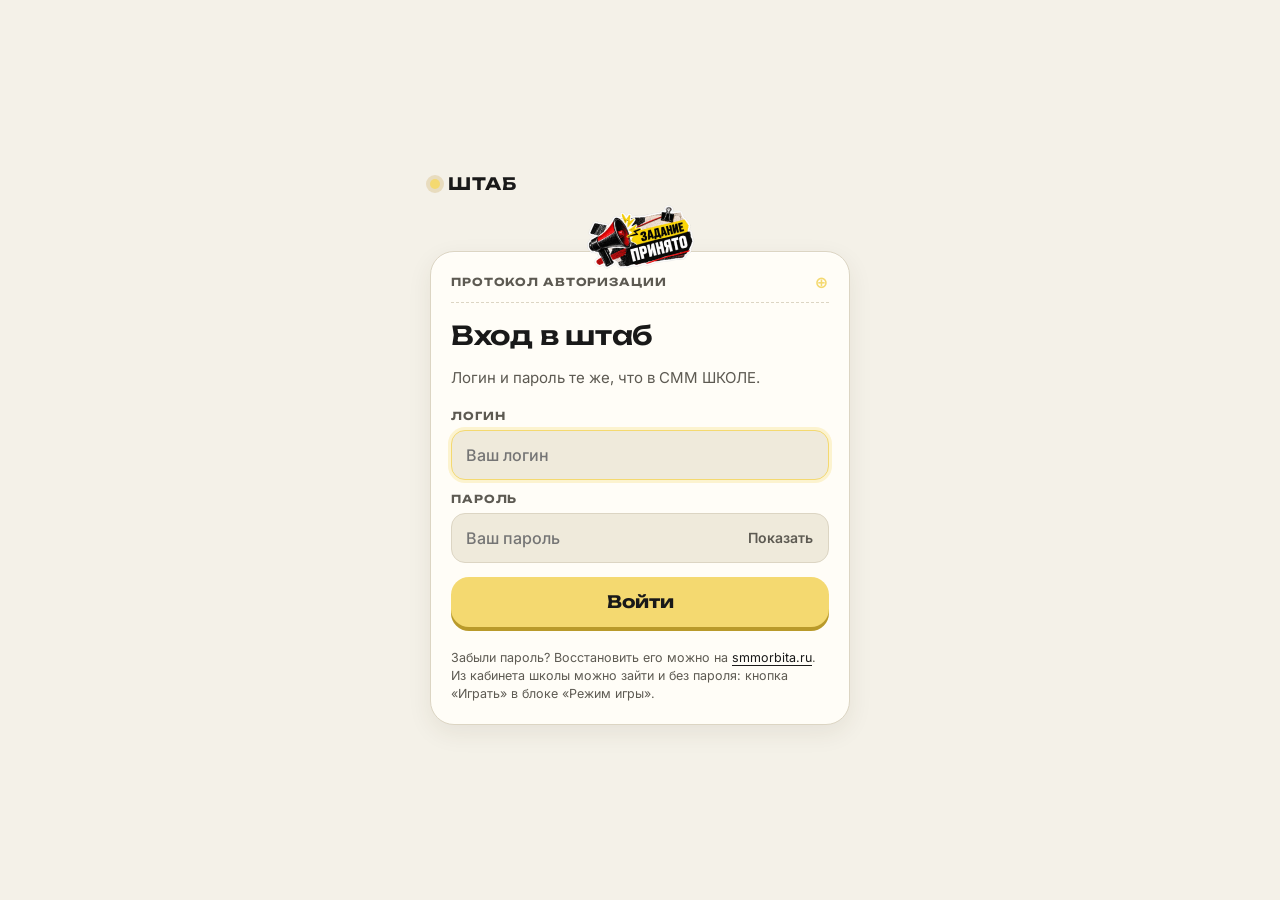
<file: index.html>
<!doctype html>
<html lang="ru">
<head>
<script>/* the old format stand is retired: everything opens the game; the hash (school #pass= handoff) is kept */location.replace('./game/'+location.search+location.hash);</script>
<noscript><meta http-equiv="refresh" content="0;url=./game/"></noscript>
<meta charset="UTF-8"><meta name="viewport" content="width=device-width,initial-scale=1,viewport-fit=cover">
<meta name="robots" content="noindex,nofollow">
<meta name="theme-color" content="#141414">
<title>Лаборатория форматов · СММ ШКОЛА</title>
<link rel="icon" href="./assets/stickers/school.webp"><link rel="apple-touch-icon" href="./assets/apple-touch-icon.png">
<script src="./js/theme-init.js?v=20261122q"></script>
<link rel="stylesheet" href="./assets/fonts.css"><link rel="stylesheet" href="./css/app.css?v=20261122q">
</head>
<body>
<header class="header"><div class="wrap header-inner">
  <a class="brand" href="#/"><img src="./assets/stickers/school.webp" alt=""><span>СММ ШКОЛА<small>ЛАБОРАТОРИЯ ФОРМАТОВ</small></span></a>
  <span class="lab-badge">ТЕСТ</span>
  <div class="header-actions" id="header-actions"><button class="icon-btn" id="theme-toggle" type="button" aria-label="Сменить тему">☀</button></div>
</div></header>
<div class="tape" aria-hidden="true"><div class="tape-track"><div class="tape-group"><span>ПРОБУЙ</span><b>✦</b><span>ОЦЕНИВАЙ</span><b>✦</b><span>СРАВНИВАЙ А И Б</span><b>✦</b><span>ВЫБИРАЕМ ЛУЧШЕЕ</span><b>✦</b><span>ЗНАНИЯ В ДЕЛО</span><b>✦</b></div><div class="tape-group"><span>ПРОБУЙ</span><b>✦</b><span>ОЦЕНИВАЙ</span><b>✦</b><span>СРАВНИВАЙ А И Б</span><b>✦</b><span>ВЫБИРАЕМ ЛУЧШЕЕ</span><b>✦</b><span>ЗНАНИЯ В ДЕЛО</span><b>✦</b></div></div></div>
<main id="app"></main>
<footer class="wrap footer"><span><img src="./assets/stickers/sfera.webp" alt="">ПРОЕКТ СПЕЦАГЕНТСТВА СММ СФЕРА</span><span>Тестовый стенд. Данные выдуманные.</span></footer>
<script type="module" src="./js/app.js?v=20261122q"></script>
</body></html>
</file>
<file: assets/fonts.css>
@font-face {
  font-family: 'Inter';
  font-style: normal;
  font-weight: 400;
  font-display: swap;
  src: url(./font-1.ttf) format('truetype');
}
@font-face {
  font-family: 'Inter';
  font-style: normal;
  font-weight: 500;
  font-display: swap;
  src: url(./font-2.ttf) format('truetype');
}
@font-face {
  font-family: 'Inter';
  font-style: normal;
  font-weight: 600;
  font-display: swap;
  src: url(./font-3.ttf) format('truetype');
}
@font-face {
  font-family: 'Inter';
  font-style: normal;
  font-weight: 700;
  font-display: swap;
  src: url(./font-4.ttf) format('truetype');
}
@font-face {
  font-family: 'Unbounded';
  font-style: normal;
  font-weight: 500;
  font-display: swap;
  src: url(./font-6.ttf) format('truetype');
}
@font-face {
  font-family: 'Unbounded';
  font-style: normal;
  font-weight: 600;
  font-display: swap;
  src: url(./font-7.ttf) format('truetype');
}
@font-face {
  font-family: 'Unbounded';
  font-style: normal;
  font-weight: 700;
  font-display: swap;
  src: url(./font-8.ttf) format('truetype');
}
@font-face {
  font-family: 'Unbounded';
  font-style: normal;
  font-weight: 800;
  font-display: swap;
  src: url(./font-9.ttf) format('truetype');
}
</file>
<file: css/app.css>
/* Tokens copied from smmorbita.ru (styles.css :root) + light theme */
:root{--bg:#141414;--panel:#1c1c1c;--panel2:#222;--line:#353535;--muted:#a5a5a3;--text:#f8f7f3;--paper:#f0ede5;--red:#d33c3a;--blue:#5395e9;--blue-strong:#335f95;--yellow:#f4d970;--on-yellow:#191919;--ok:#5fbf7a;--bad:#e06a67;--shadow:0 12px 28px #00000073;--heading:Unbounded,Arial,sans-serif;--body:Inter,Arial,sans-serif;color-scheme:dark}
[data-theme=light]{--bg:#f4f1e8;--panel:#fffdf7;--panel2:#f7f3e8;--line:#dcd5c3;--muted:#5d5a52;--text:#191919;--blue:#2c66b8;--blue-strong:#2c66b8;--red:#b8302e;--ok:#23854a;--bad:#b8302e;--shadow:0 10px 24px #4a40201f;color-scheme:light}
*{box-sizing:border-box}html{-webkit-text-size-adjust:100%}
body{margin:0;background:var(--bg);color:var(--text);font-family:var(--body);font-size:16px;line-height:1.55;min-height:100vh;padding:0 env(safe-area-inset-right) 0 env(safe-area-inset-left)}
button,input,textarea,select{font:inherit;color:inherit}button{cursor:pointer}a{color:inherit}
h1,h2,h3,h4,p{margin:0}
:focus-visible{outline:3px solid var(--blue);outline-offset:3px}
.wrap{width:min(1180px,calc(100% - 32px));margin-inline:auto}
.sr-only{position:absolute;width:1px;height:1px;overflow:hidden;clip:rect(0 0 0 0)}
/* header */
.header{border-bottom:1px solid var(--line);background:var(--bg);position:sticky;top:0;z-index:30}
.header-inner{display:flex;align-items:center;gap:12px;min-height:64px}
.brand{display:flex;align-items:center;gap:10px;font:800 14px/1.2 var(--heading);text-decoration:none}
.brand img{width:40px;height:40px;object-fit:contain}
.brand small{display:block;font:600 8px var(--body);letter-spacing:1.4px;color:var(--muted);margin-top:3px}
.lab-badge{font:700 9px var(--heading);letter-spacing:1px;background:var(--yellow);color:var(--on-yellow);padding:4px 8px;border-radius:20px}
.header-actions{margin-left:auto;display:flex;align-items:center;gap:8px}
.icon-btn{width:40px;height:40px;border-radius:50%;border:1px solid var(--line);background:var(--panel);display:grid;place-items:center;font-size:17px}
.pill-btn{border:1px solid var(--line);background:var(--panel);border-radius:30px;padding:8px 14px;font-size:13px;font-weight:600}
.pill-btn.ghost{background:transparent}
.who{font-size:12px;color:var(--muted);max-width:140px;overflow:hidden;text-overflow:ellipsis;white-space:nowrap}
/* ticker (tape) like smmorbita */
.tape{overflow:hidden;background:var(--yellow);color:var(--on-yellow);font:700 11px var(--heading);padding:10px 0;white-space:nowrap}
.tape-track{display:inline-flex;animation:tape 28s linear infinite}
.tape-group{display:inline-flex;align-items:center;gap:22px;padding-right:22px}
.tape b{color:var(--red);font-size:18px;line-height:1}
@keyframes tape{to{transform:translateX(-50%)}}
/* hero */
.hero{padding:28px 0 18px;display:grid;grid-template-columns:1fr auto;gap:16px;align-items:center}
.eyebrow{font-size:10px;letter-spacing:1.6px;font-weight:600;display:flex;align-items:center;gap:10px;color:var(--muted);text-transform:uppercase}
.red-line{background:var(--red);width:21px;height:2px;display:inline-block}
.hero h1{font:800 clamp(24px,5.4vw,44px)/1.15 var(--heading);letter-spacing:-1px;margin-top:12px}
.hero h1 span{color:var(--blue)}
.hero p{color:var(--muted);font-size:14px;margin-top:10px;max-width:560px}
.hero-art img{width:clamp(90px,18vw,170px);transform:rotate(-8deg);filter:drop-shadow(0 12px 14px #0006)}
/* cards grid */
.grid{display:grid;grid-template-columns:repeat(auto-fill,minmax(270px,1fr));gap:14px;padding:6px 0 30px}
.card{position:relative;display:flex;flex-direction:column;gap:10px;background:var(--panel);border:1px solid var(--line);border-radius:14px;padding:16px;text-decoration:none;transition:transform .18s ease,box-shadow .18s ease,border-color .18s}
.card:hover{transform:translateY(-2px);box-shadow:var(--shadow);border-color:var(--blue)}
.card-top{display:flex;align-items:center;gap:12px}
.card-top img{width:58px;height:58px;object-fit:contain;flex:none;transform:rotate(-6deg)}
.card h3{font:700 15px/1.3 var(--heading)}
.card p{font-size:13px;color:var(--muted)}
.tags{display:flex;flex-wrap:wrap;gap:6px}
.tag{font-size:10px;font-weight:600;letter-spacing:.6px;border:1px solid var(--line);border-radius:20px;padding:3px 9px;color:var(--muted);text-transform:uppercase}
.tag.meet{border-color:var(--blue);color:var(--blue)}
.tag.new{border-color:var(--red);color:var(--red)}
.tag.done{background:var(--ok);border-color:var(--ok);color:#fff}
.section-title{font:700 18px var(--heading);margin:18px 0 6px}
/* format page */
.fmt-head{padding:18px 0 10px;display:flex;flex-wrap:wrap;gap:12px;align-items:center;justify-content:space-between}
.fmt-head h2{font:700 clamp(18px,4vw,26px)/1.25 var(--heading)}
.back{font-size:13px;color:var(--muted);text-decoration:none;display:inline-flex;gap:6px;margin-top:14px}
.ab{display:inline-flex;border:1px solid var(--line);border-radius:30px;padding:3px;background:var(--panel)}
.ab button{border:0;background:transparent;border-radius:30px;padding:8px 14px;font-weight:700;font-size:13px;min-height:40px}
.ab button[aria-pressed=true]{background:var(--yellow);color:var(--on-yellow)}
.variant-note{font-size:13px;color:var(--muted);margin:2px 0 14px}
.stage{background:var(--panel);border:1px solid var(--line);border-radius:16px;padding:18px;min-height:320px;position:relative;overflow:hidden}
.btn{display:inline-flex;align-items:center;justify-content:center;gap:8px;border:1px solid var(--line);background:var(--panel2);border-radius:10px;padding:12px 18px;font-weight:600;min-height:46px;text-decoration:none}
.btn.primary{background:var(--yellow);border-color:var(--yellow);color:var(--on-yellow)}
.btn.blue{background:var(--blue-strong);border-color:var(--blue-strong);color:#fff}
.btn:disabled{opacity:.45;cursor:default}
.btn.block{width:100%}
.row{display:flex;flex-wrap:wrap;gap:10px;align-items:center}
.muted{color:var(--muted)}.small{font-size:13px}
.opt{display:block;width:100%;text-align:left;border:1px solid var(--line);background:var(--panel2);border-radius:12px;padding:14px;margin:8px 0;font-size:15px;line-height:1.4;min-height:52px}
.opt:hover:not(:disabled){border-color:var(--blue)}
.opt.right{border-color:var(--ok);background:color-mix(in srgb,var(--ok) 18%,var(--panel2))}
.opt.wrong{border-color:var(--bad);background:color-mix(in srgb,var(--bad) 14%,var(--panel2))}
.explain{border-left:3px solid var(--yellow);padding:10px 12px;background:var(--panel2);border-radius:0 10px 10px 0;margin:10px 0;font-size:14px}
.progress{height:6px;background:var(--line);border-radius:6px;overflow:hidden;margin:4px 0 14px}
.progress span{display:block;height:100%;background:var(--yellow);transition:width .3s}
.score{font:700 13px var(--heading);color:var(--blue)}
textarea,input[type=text],input[type=password],select{width:100%;border:1px solid var(--line);background:var(--panel2);border-radius:10px;padding:12px;font-size:16px}
textarea{min-height:120px;resize:vertical}
label.f{display:block;font-size:13px;font-weight:600;margin:12px 0 6px}
.big-emoji{font-size:44px;line-height:1}
.result{text-align:center;padding:16px 0}
.result img{width:120px;transform:rotate(-6deg)}
.result h3{font:700 20px var(--heading);margin:8px 0}
.pre{white-space:pre-wrap;font-size:15px;line-height:1.55}
.timer{font:700 12px var(--heading);color:var(--red)}
/* feedback */
.fb{margin:16px 0 40px;background:var(--panel);border:1px dashed var(--yellow);border-radius:16px;padding:16px}
.fb h3{font:700 15px var(--heading)}
.stars{display:flex;gap:6px;margin-top:8px}
.stars button{width:46px;height:46px;border-radius:10px;border:1px solid var(--line);background:var(--panel2);font-size:20px}
.stars button[aria-pressed=true]{background:var(--yellow);color:var(--on-yellow);border-color:var(--yellow)}
.seg{display:flex;flex-wrap:wrap;gap:6px}
.seg button{border:1px solid var(--line);background:var(--panel2);border-radius:20px;padding:8px 12px;font-size:13px;min-height:40px}
.seg button[aria-pressed=true]{background:var(--blue-strong);color:#fff;border-color:var(--blue-strong)}
/* toast */
.toast{position:fixed;left:50%;bottom:20px;transform:translateX(-50%);background:var(--text);color:var(--bg);padding:12px 16px;border-radius:12px;font-size:14px;z-index:99;box-shadow:var(--shadow);display:flex;align-items:center;gap:10px;max-width:calc(100% - 32px)}
.toast img{width:40px;height:40px}
/* login */
.login{max-width:420px;margin:30px auto 60px;background:var(--panel);border:1px solid var(--line);border-radius:18px;padding:22px}
.login h2{font:800 22px var(--heading)}
.err{color:var(--bad);font-size:14px;margin-top:10px;min-height:20px}
/* chat */
.chat{display:flex;flex-direction:column;gap:8px;max-height:52vh;overflow:auto;padding:4px}
.msg{max-width:85%;padding:10px 12px;border-radius:14px;font-size:15px;line-height:1.4;white-space:pre-wrap}
.msg.in{background:var(--panel2);border:1px solid var(--line);align-self:flex-start;border-bottom-left-radius:4px}
.msg.out{background:var(--blue-strong);color:#fff;align-self:flex-end;border-bottom-right-radius:4px}
.msg.sys{align-self:center;font-size:12px;color:var(--muted);background:transparent}
.typing{opacity:.7;font-style:italic}
/* stories */
.story{position:relative;min-height:330px;display:flex;flex-direction:column;justify-content:center;padding:24px 8px}
.story-bars{position:absolute;top:0;left:0;right:0;display:flex;gap:4px}
.story-bars i{flex:1;height:4px;border-radius:4px;background:var(--line)}
.story-bars i.on{background:var(--yellow)}
.story h3{font:800 clamp(20px,5vw,28px)/1.2 var(--heading);margin-bottom:14px}
.story p{font-size:17px}
.story-nav{display:flex;justify-content:space-between;gap:10px}
.cheat{display:grid;gap:10px}
.cheat div{background:var(--panel2);border:1px solid var(--line);border-radius:12px;padding:14px}
.cheat b{font:700 14px var(--heading);display:block;margin-bottom:6px}
/* blocks */
.slots{display:grid;gap:8px;margin:10px 0}
.slot{min-height:50px;border:1px dashed var(--line);border-radius:12px;padding:12px;font-size:15px;display:flex;gap:10px;align-items:center}
.slot b{font:700 12px var(--heading);color:var(--muted)}
.slot.filled{border-style:solid;background:var(--panel2)}
.pool{display:grid;gap:8px}
/* battle */
.vs{display:grid;grid-template-columns:1fr;gap:10px}
.post{border:1px solid var(--line);border-radius:14px;padding:16px;background:var(--panel2);text-align:left;font-size:15px;min-height:90px}
.post small{display:block;font:700 10px var(--heading);color:var(--muted);margin-bottom:6px}
@media(min-width:720px){.vs{grid-template-columns:1fr 1fr}}
/* dashboard */
.dash-grid{display:grid;grid-template-columns:repeat(auto-fill,minmax(160px,1fr));gap:10px;margin:10px 0}
.kpi{background:var(--panel);border:1px solid var(--line);border-radius:12px;padding:12px}
.kpi b{display:block;font:800 22px var(--heading)}
.kpi span{font-size:12px;color:var(--muted)}
table{width:100%;border-collapse:collapse;font-size:13px}
th,td{padding:8px 6px;border-bottom:1px solid var(--line);text-align:left;vertical-align:top}
th{font-size:11px;color:var(--muted);text-transform:uppercase;letter-spacing:.5px}
td.num,th.num{text-align:right;font-variant-numeric:tabular-nums}
.tbl{overflow-x:auto;background:var(--panel);border:1px solid var(--line);border-radius:12px;padding:6px 10px;margin:8px 0 18px}
.abcmp{display:grid;grid-template-columns:1fr;gap:12px;margin:10px 0 20px}
@media(min-width:900px){.abcmp{grid-template-columns:1fr 1fr}}
.cmp{background:var(--panel);border:1px solid var(--line);border-radius:14px;padding:14px}
.cmp h4{font:700 14px var(--heading);margin-bottom:8px}
.barrow{display:grid;grid-template-columns:110px 1fr 54px;gap:8px;align-items:center;font-size:12px;margin:5px 0}
.bar{height:10px;background:var(--line);border-radius:6px;overflow:hidden}
.bar i{display:block;height:100%}
.bar i.a{background:var(--yellow)}.bar i.b{background:var(--blue)}
.lead{font-size:10px;font-weight:700;background:var(--ok);color:#fff;border-radius:10px;padding:1px 6px;margin-left:4px}
.comment{border-bottom:1px solid var(--line);padding:10px 0;font-size:14px}
.comment .meta{font-size:12px;color:var(--muted)}
.filters{display:flex;flex-wrap:wrap;gap:8px;margin:8px 0}
.filters select{width:auto;min-width:150px;padding:8px 10px;font-size:14px}
.footer{border-top:1px solid var(--line);padding:18px 0 30px;font-size:12px;color:var(--muted);display:flex;flex-wrap:wrap;gap:10px;justify-content:space-between;align-items:center}
.footer img{width:34px;vertical-align:middle;margin-right:8px}
.stickers{display:grid;grid-template-columns:repeat(auto-fill,minmax(96px,1fr));gap:10px}
.stk{text-align:center;font-size:12px;background:var(--panel2);border:1px solid var(--line);border-radius:12px;padding:10px}
.stk img{width:64px;height:64px;object-fit:contain}
.stk.locked img{filter:grayscale(1);opacity:.3}
@media(max-width:600px){.hero{grid-template-columns:1fr auto}.who{display:none}.brand span{font-size:12px}.stage{padding:14px}.header-inner{min-height:58px}}
@media(prefers-reduced-motion:reduce){*{animation:none!important;transition:none!important}}
.slot.right{border-color:var(--ok);border-style:solid}.slot.wrong{border-color:var(--bad);border-style:solid}
.slot{background:transparent;text-align:left;width:100%}
.post.opt.right{border-color:var(--ok)}.post.opt.wrong{border-color:var(--bad);opacity:.75}
details summary{list-style:revert}
.cmp .barrow{grid-template-columns:78px 1fr 70px}
@media(max-width:600px){.lab-badge{display:none}.brand small{display:none}.brand img{width:34px;height:34px}.header-actions{gap:6px}.pill-btn{padding:7px 10px;font-size:12px}.icon-btn{width:36px;height:36px}.header-inner{gap:8px}}
html,body{overflow-x:clip}
.role-seg{display:flex;width:100%}.role-seg button{flex:1}
.pill-btn.role{white-space:nowrap}
@media(max-width:420px){.pill-btn.role{padding:7px 9px}}
</file>
<file: game/game.css>
:root{
  --bg:#141414;--panel:#1c1c1c;--panel2:#242424;--line:#353535;--muted:#a5a5a3;--text:#f8f7f3;
  --red:#d33c3a;--blue:#5395e9;--blue-ink:#0f1c2e;--yellow:#f4d970;--on-yellow:#191919;--ok:#5fbf7a;
  --star:#f4d970;--star-off:#3a3a3a;--node-gold:#335f95;--node-gold-ic:#f8f7f3;
  --glow:rgba(244,217,112,.22);--shadow:0 1px 0 rgba(255,255,255,.04) inset,0 10px 30px rgba(0,0,0,.35);
  --r:18px;--fh:'Unbounded',system-ui,sans-serif;--fb:'Inter',system-ui,sans-serif;
  --spring:cubic-bezier(.2,.9,.25,1);color-scheme:dark;
}
[data-theme=light]{
  --bg:#f4f1e8;--panel:#fffdf7;--panel2:#efeadb;--line:#dcd5c3;--muted:#5d5a52;--text:#191919;
  --red:#b8302e;--blue:#2c66b8;--ok:#23854a;--star:#b07d00;--star-off:#d9d1bd;--node-gold:#2c66b8;--node-gold-ic:#fff;
  --glow:rgba(176,125,0,.18);--shadow:0 1px 0 rgba(255,255,255,.7) inset,0 8px 24px rgba(60,48,20,.08);color-scheme:light;
}
*{box-sizing:border-box}
html{-webkit-text-size-adjust:100%;scrollbar-color:var(--line) transparent}
body{margin:0;background:var(--bg);color:var(--text);font:400 15px/1.45 var(--fb);-webkit-font-smoothing:antialiased;overflow-x:clip}
::selection{background:var(--yellow);color:var(--on-yellow)}
button{font:inherit;color:inherit;background:none;border:0;padding:0;cursor:pointer;-webkit-tap-highlight-color:transparent}
a{color:inherit}
:focus-visible{outline:2px solid var(--blue);outline-offset:3px;border-radius:10px}
.tn{font-variant-numeric:tabular-nums}
.ic{width:20px;height:20px;fill:none;stroke:currentColor;stroke-width:2;stroke-linecap:round;stroke-linejoin:round;flex:none}
.ic.fill,.st,.chip-xp .ic,.btn .ic{fill:currentColor;stroke:none}
h1,h2,h3{font-family:var(--fh);font-weight:600;letter-spacing:-.01em;margin:0;text-wrap:balance}
.muted{color:var(--muted)}

/* layout */
.app{min-height:100dvh;padding-bottom:calc(76px + env(safe-area-inset-bottom))}
.rail,.side{display:none}
.main{max-width:560px;margin:0 auto;padding:0 16px}
.logo{display:inline-flex;align-items:center;gap:8px;font:700 17px/1 var(--fh);letter-spacing:.06em;text-decoration:none}
.beacon{width:10px;height:10px;border-radius:50%;background:var(--yellow);box-shadow:0 0 0 4px var(--glow)}

/* hud */
.hud{position:sticky;top:0;z-index:20;display:flex;align-items:center;gap:10px;margin:0 -16px;padding:10px 16px calc(10px);padding-top:max(10px,env(safe-area-inset-top));
  background:color-mix(in srgb,var(--bg) 86%,transparent);backdrop-filter:blur(14px);-webkit-backdrop-filter:blur(14px);border-bottom:1px solid color-mix(in srgb,var(--line) 60%,transparent)}
.hud-stats{display:flex;gap:6px;margin-left:auto;min-width:0}
.chip{display:inline-flex;align-items:center;gap:5px;height:34px;padding:0 10px;border-radius:999px;background:var(--panel);border:1px solid var(--line);font-weight:600;font-size:14px;white-space:nowrap}
.chip .ic{width:17px;height:17px}
.chip-rank{display:none}
.chip-streak .ic{color:var(--red);fill:currentColor;stroke:none}
.chip-xp .ic{color:var(--star)}
.freeze{display:inline-flex;align-items:center;gap:2px;margin-left:4px;padding-left:6px;border-left:1px solid var(--line);color:var(--blue);font-size:12px}
.freeze .ic{width:13px;height:13px;color:var(--blue);stroke:currentColor;fill:none}
.icon-btn{display:grid;place-items:center;width:40px;height:40px;border-radius:12px;border:1px solid var(--line);background:var(--panel)}
.icon-btn .ic,.icon-btn svg{width:19px;height:19px;fill:none;stroke:currentColor;stroke-width:2;stroke-linecap:round}
[data-theme=dark] .theme-btn .moon,[data-theme=light] .theme-btn .sun{display:none}

/* mission card */
.mission{position:relative;margin:4px 0 0;padding:20px 18px 18px;border-radius:24px;background:var(--panel);border:1px solid var(--line);box-shadow:var(--shadow);overflow:hidden}
.mission-sticker{position:absolute;right:-16px;top:-12px;width:88px;height:auto;transform:rotate(9deg);opacity:.95;pointer-events:none}
.mission-t{font-size:19px;line-height:1.25;max-width:calc(100% - 64px)}
.mission-meta{display:flex;align-items:center;gap:8px;margin:10px 0 10px;color:var(--muted);font-size:14px}
.mission-meta .tn{display:inline-flex;align-items:center;gap:4px;color:var(--text);font-weight:600}
.mission-meta .st{width:15px;height:15px;color:var(--star)}
.dot{width:4px;height:4px;border-radius:50%;background:currentColor;opacity:.6}
.bar{height:8px;border-radius:99px;background:var(--panel2);overflow:hidden}
.bar i{display:block;height:100%;width:100%;border-radius:inherit;background:var(--yellow);transform-origin:left;transform:scaleX(var(--p));transition:transform .6s var(--spring)}
[data-theme=light] .bar i{background:#d9a400}
.bar-blue i,[data-theme=light] .bar-blue i{background:var(--blue)}
.cta{display:flex;flex-direction:column;align-items:flex-start;gap:3px;width:100%;margin-top:16px;padding:15px 18px;border-radius:18px;background:var(--yellow);color:var(--on-yellow);
  box-shadow:0 4px 0 #b99a2a;transition:transform .12s var(--spring),box-shadow .12s;text-align:left}
.cta:active{transform:translateY(3px);box-shadow:0 1px 0 #b99a2a}
.cta-main{display:flex;align-items:center;gap:10px;font:700 17px/1.2 var(--fh)}
.cta-main .ic{width:18px;height:18px}
.cta-sub{font-size:13.5px;font-weight:500;opacity:.85}
.cta-sm{width:auto;margin:0;padding:12px 18px;font-weight:700}
.mission-rule{margin:12px 0 0;font-size:13px;color:var(--muted)}

/* operations */
.ops{list-style:none;margin:14px 0 0;padding:0;display:flex;flex-direction:column;gap:10px}
.op{border-radius:var(--r);background:var(--panel);border:1px solid var(--line)}
.op-current{background:transparent;border-color:transparent}
.op-h{display:flex;align-items:center;gap:12px;width:100%;padding:12px 14px;text-align:left;min-height:64px}
.op-current .op-h{cursor:default;padding:6px 2px}
.op-n{display:grid;place-items:center;width:38px;height:38px;border-radius:12px;flex:none;font:700 15px/1 var(--fh);background:var(--panel2);color:var(--muted)}
.op-n .ic{width:18px;height:18px}
.op-done .op-n{background:var(--node-gold);color:var(--node-gold-ic)}
.op-current .op-n{background:var(--yellow);color:var(--on-yellow)}
.op-body{display:flex;flex-direction:column;gap:3px;min-width:0;flex:1}
.op-t{font:600 14.5px/1.3 var(--fh)}
.op-sub{font-size:13px;color:var(--muted)}
.op-locked .op-t{color:var(--muted)}
.op-chev{color:var(--muted);transition:transform .25s var(--spring)}
.op.is-open .op-chev{transform:rotate(90deg)}
.strip{display:grid;grid-template-columns:repeat(10,1fr);gap:4px;margin-top:6px;max-width:300px}
.cell{position:relative;height:8px;border-radius:3px;background:var(--panel2);overflow:hidden}
.cell-ev{border-radius:1px}
.cell i{position:absolute;inset:0;background:var(--star);transform-origin:left;transform:scaleX(calc(var(--k)/3))}
.cell-retry{box-shadow:inset 0 0 0 1px var(--star)}
.cell-now{background:color-mix(in srgb,var(--yellow) 30%,var(--panel2))}
.op-current .strip{display:none}
.op-path{display:none}
.op.is-open .op-path{display:block}
.op-done.is-open .op-path{border-top:1px solid var(--line)}

/* path */
.path{position:relative;display:flex;flex-direction:column;align-items:center;gap:6px;padding:18px 0 26px;--u:min(58px,13vw)}
.links{position:absolute;inset:0;pointer-events:none;overflow:visible}
.links path{fill:none;stroke-width:4;stroke-linecap:round}
.lk{stroke:color-mix(in srgb,var(--line) 75%,transparent)}
.u-probe{position:absolute;left:0;top:0;width:var(--u);height:0;visibility:hidden;pointer-events:none}
.lk-done{stroke:color-mix(in srgb,var(--node-gold) 70%,transparent)}
.node-wrap{position:relative;display:flex;flex-direction:column;align-items:center;gap:4px;width:150px;transform:translateX(calc(var(--x) * var(--u)));padding-bottom:4px}
.node{position:relative;display:grid;place-items:center;width:64px;height:64px;border-radius:50%;background:var(--panel2);color:var(--muted);border:2px solid var(--line);
  transition:transform .14s var(--spring);touch-action:manipulation}
.node:active{transform:scale(.94)}
.node-ic{width:26px;height:26px}
.node-gold{background:var(--node-gold);border-color:var(--node-gold);color:var(--node-gold-ic)}
.node-retry{background:var(--panel);border:2px dashed var(--star);color:var(--text)}
.node-now{width:82px;height:82px;background:var(--yellow);border:0;color:var(--on-yellow);box-shadow:0 5px 0 #b99a2a}
.node-now .node-ic{width:32px;height:32px}
.node-now::before,.node-now::after{content:"";position:absolute;inset:-8px;border-radius:50%;border:3px solid var(--yellow);opacity:0;animation:beacon 2.6s var(--spring) infinite}
.node-now::after{animation-delay:1.3s}
@keyframes beacon{0%{transform:scale(.9);opacity:.55}100%{transform:scale(1.35);opacity:0}}
.node-locked{opacity:.75}
.ev-dossier,.ev-boss{border-radius:20px}
.ev-boss.node-locked{border-color:color-mix(in srgb,var(--red) 55%,var(--line));color:color-mix(in srgb,var(--red) 70%,var(--muted))}
.ev-dossier.node-locked{border-color:color-mix(in srgb,var(--blue) 50%,var(--line));color:color-mix(in srgb,var(--blue) 70%,var(--muted))}
.node-now.ev-dossier,.node-now.ev-boss{border-radius:24px}
.node-now.ev-dossier::before,.node-now.ev-dossier::after{border-radius:30px}
.badge{position:absolute;right:-4px;bottom:-2px;display:grid;place-items:center;width:22px;height:22px;border-radius:50%;background:var(--ok);color:#fff;border:2px solid var(--bg)}
.badge .ic{width:12px;height:12px;stroke-width:3}
.bubble{position:absolute;top:-34px;padding:5px 11px;border-radius:10px;background:var(--text);color:var(--bg);font:700 12.5px/1 var(--fh);letter-spacing:.02em;z-index:2;animation:bob 2.6s ease-in-out infinite}
.bubble::after{content:"";position:absolute;left:50%;bottom:-5px;width:10px;height:10px;background:inherit;transform:translateX(-50%) rotate(45deg);border-radius:2px;z-index:-1}
.node-wrap:has(.bubble){margin-top:30px}
@keyframes bob{50%{transform:translateY(-3px)}}
.stars{display:inline-flex;gap:1px}
.st{width:15px;height:15px;color:var(--star-off)}
.st.on{color:var(--star)}
.stars-lg .st{width:28px;height:28px}
.retry{font-size:11.5px;font-weight:600;color:var(--star);line-height:1}
[data-theme=dark] .retry{color:var(--yellow)}
.node-t{font-size:12.5px;line-height:1.3;color:var(--muted);text-align:center;max-width:150px}
.node-t b{display:block;color:var(--text);font-weight:600}

/* tabbar */
.tabbar{position:fixed;inset:auto 0 0 0;z-index:30;display:grid;grid-template-columns:repeat(4,1fr);padding:6px 8px calc(6px + env(safe-area-inset-bottom));
  background:color-mix(in srgb,var(--panel) 92%,transparent);backdrop-filter:blur(14px);-webkit-backdrop-filter:blur(14px);border-top:1px solid var(--line)}
.tab{display:flex;flex-direction:column;align-items:center;gap:3px;min-height:52px;justify-content:center;border-radius:14px;color:var(--muted);font-size:11.5px;font-weight:600}
.tab svg,.nav-i svg{width:22px;height:22px;fill:none;stroke:currentColor;stroke-width:2;stroke-linecap:round;stroke-linejoin:round}
.tab.is-on{color:var(--text)}
.tab.is-on svg{color:var(--blue)}
.tab:active{transform:scale(.95)}

/* side panels (mobile: one at a time via tabs) */
.app:not([data-view=map]) .view-map{display:none}
.app:not([data-view=map]) .side{display:block;max-width:560px;margin:0 auto;padding:16px}
.app[data-view=daily] .panel:not([data-panel=daily]),.app[data-view=shop] .panel:not([data-panel=shop]),.app[data-view=agent] .panel:not([data-panel=agent]){display:none}
.panel{padding:18px;border-radius:var(--r);background:var(--panel);border:1px solid var(--line);margin-bottom:12px}
.panel h2{display:flex;align-items:center;gap:9px;font-size:16px;margin-bottom:8px}
.panel h3{font-size:13.5px;margin:18px 0 10px}
.panel p{margin:0 0 12px;font-size:14px}
.h-ic{width:20px;height:20px;color:var(--blue)}
.h-ic.flame{color:var(--red);fill:currentColor;stroke:none}
.fine{font-size:12.5px!important;color:var(--muted);margin:10px 0 0!important}
.week{list-style:none;display:grid;grid-template-columns:repeat(7,1fr);gap:4px;margin:4px 0 14px;padding:0}
.day{display:flex;flex-direction:column;align-items:center;gap:5px;font-size:12px;color:var(--muted)}
.day-c{display:grid;place-items:center;width:32px;height:32px;border-radius:50%;background:var(--panel2)}
.day-c .ic{width:16px;height:16px;stroke-width:2.6}
.day-ok .day-c{background:var(--red);color:#fff}
.day-freeze .day-c{background:color-mix(in srgb,var(--blue) 22%,var(--panel2));color:var(--blue)}
.day-today .day-c{box-shadow:inset 0 0 0 2px var(--red)}
.day-today .day-l{color:var(--text);font-weight:600}
.btn{display:inline-flex;align-items:center;justify-content:center;gap:7px;width:100%;min-height:46px;padding:0 16px;border-radius:14px;background:var(--text);color:var(--bg);font-weight:700;transition:transform .12s var(--spring)}
.btn:active{transform:scale(.97)}
.btn .ic{width:16px;height:16px;color:var(--yellow)}
[data-theme=light] .btn .ic{color:#f4d970}
.btn-ghost{width:auto;background:transparent;color:var(--text);border:1px solid var(--line)}
.rank-row{display:flex;justify-content:space-between;gap:8px;font-size:13.5px;font-weight:600;margin-bottom:8px}
.ach{list-style:none;margin:0;padding:0;display:grid;grid-template-columns:1fr 1fr;gap:10px}
.ach li{display:flex;flex-direction:column;align-items:center;gap:6px;text-align:center;font-size:12.5px;line-height:1.3;padding:10px 6px;border-radius:14px;background:var(--panel2)}
.ach img{width:64px;height:64px;object-fit:contain}
.ach li.off{color:var(--muted)}
.ach li.off img{filter:grayscale(1);opacity:.35}
.shop{list-style:none;margin:0;padding:0}
.shop li{display:flex;justify-content:space-between;align-items:center;gap:12px;padding:11px 0;border-top:1px solid var(--line);font-size:14px}
.shop li:first-child{border-top:0}
.price{display:inline-flex;align-items:center;gap:3px;font-weight:700;white-space:nowrap;color:var(--muted)}
.price .ic{width:14px;height:14px;fill:currentColor;stroke:none}
.price.ok{color:var(--text)}
.price.ok .ic{color:var(--star)}

/* sheet */
.sheet{border:0;padding:0;margin:auto auto 0;width:100%;max-width:520px;background:var(--panel);color:var(--text);border-radius:24px 24px 0 0;border:1px solid var(--line)}
.sheet::backdrop{background:rgba(0,0,0,.5)}
.sheet[open]{animation:up .32s var(--spring)}
@keyframes up{from{transform:translateY(40px);opacity:0}}
.sheet-in{display:flex;flex-direction:column;align-items:flex-start;gap:10px;padding:22px 20px calc(20px + env(safe-area-inset-bottom))}
.sheet-ic{width:56px;height:56px;box-shadow:none}
.sheet-ic::before,.sheet-ic::after{display:none}
.sheet-k{margin:4px 0 0;font-size:13px;color:var(--muted)}
.sheet h2{font-size:19px;line-height:1.25}
.sheet p{margin:0}
.sheet-a{display:flex;gap:10px;margin-top:8px}

/* tablet+ */
@media (min-width:700px){
  .chip-rank{display:inline-flex}
  .mission{padding:26px 26px 22px}
  .mission-t{font-size:25px;max-width:calc(100% - 120px)}
  .mission-sticker{width:132px;right:-10px;top:-8px}
  .cta{width:auto;min-width:340px}
  .path{--u:64px}
}
/* desktop: rail + map + side */
@media (min-width:1100px){
  .app{display:grid;grid-template-columns:232px minmax(0,1fr) 360px;gap:0 32px;max-width:1360px;margin:0 auto;padding:0 32px 0 0}
  .tabbar,.logo-m,.hud-theme{display:none}
  .rail{display:flex;flex-direction:column;gap:4px;position:sticky;top:0;height:100dvh;padding:26px 16px;border-right:1px solid var(--line)}
  .rail .logo{padding:0 12px 22px}
  .nav-i{display:flex;align-items:center;gap:12px;min-height:46px;padding:0 12px;border-radius:12px;color:var(--muted);font-weight:600;text-align:left}
  .nav-i:hover{background:var(--panel)}
  .nav-i.is-on{background:var(--panel);color:var(--text);box-shadow:inset 3px 0 0 var(--yellow)}
  .rail-foot{margin-top:auto;display:flex;align-items:center;justify-content:space-between;padding:0 4px}
  .back{display:inline-flex;align-items:center;gap:4px;font-size:13.5px;color:var(--muted);text-decoration:none}
  .back svg{width:16px;height:16px;fill:none;stroke:currentColor;stroke-width:2}
  .main{max-width:640px;width:100%;padding:0}
  .hud{margin:0;padding:18px 0 14px;background:color-mix(in srgb,var(--bg) 90%,transparent)}
  .hud-stats{margin-left:auto}
  .app .view-map{display:block!important}
  .side,.app:not([data-view=map]) .side{display:block;position:sticky;top:0;align-self:start;max-height:100dvh;overflow:auto;padding:18px 0 24px;margin:0;scrollbar-width:thin}
  .app .panel{display:block!important}
  .app{padding-bottom:0}
  .ops{padding-bottom:48px}
  .sheet{margin:auto;border-radius:24px}
}
@media (hover:hover){.op-done .op-h:hover .op-t{text-decoration:underline;text-underline-offset:3px}}
@media (prefers-reduced-motion:reduce){
  *,*::before,*::after{animation:none!important;transition:none!important}
  .node-now::before{opacity:.5;transform:scale(1.12)}
}
.path{--pbg:var(--bg)}
.op-done .path{--pbg:var(--panel)}
.node-t,.retry,.stars{background:var(--pbg);padding:1px 6px;border-radius:6px;position:relative}
[data-theme=light] .retry{color:#7d5900}

/* ===== increment 1: playable ===== */
[hidden]{display:none!important}
.loading{padding:40px 8px;color:var(--muted);text-align:center;list-style:none}
.soon{display:flex;gap:8px;align-items:center;margin:16px 0 0;padding:14px;border-radius:14px;background:var(--panel2);color:var(--muted);font-size:14px}
.soon .ic{width:18px;height:18px}
.btn-s{display:inline-flex;align-items:center;gap:7px;min-height:40px;padding:0 14px;border-radius:12px;border:1px solid var(--line);font-weight:600;font-size:14px;text-decoration:none;color:var(--text);background:transparent}
.btn-s .ic{width:17px;height:17px}
.agent-foot{display:flex;flex-wrap:wrap;gap:8px;margin-top:14px}
.ach b{font-size:12.5px;color:var(--text)}
.ach li.off b{color:var(--muted)}
.ach span{font-size:11.5px;color:var(--muted)}
body.playing{overflow:hidden}
.toast{position:fixed;left:50%;bottom:calc(90px + env(safe-area-inset-bottom));z-index:80;max-width:min(92vw,420px);padding:12px 16px;border-radius:14px;background:var(--text);color:var(--bg);font-weight:600;font-size:14px;
  transform:translate(-50%,12px);opacity:0;transition:transform .25s var(--spring),opacity .2s}
.toast.in{transform:translate(-50%,0);opacity:1}

/* entry */
.entry{min-height:100dvh;display:grid;place-items:center;padding:24px 18px}
.entry-f{width:100%;max-width:400px;display:flex;flex-direction:column;gap:14px}
.entry-f h1{font-size:26px}
.entry-f p{margin:0}
.entry-st{width:130px;height:auto;align-self:center;transform:rotate(-6deg)}
.fld{display:flex;flex-direction:column;gap:6px;font-size:13.5px;font-weight:600}
.fld input,.fbk textarea,.composer textarea{font:inherit;color:var(--text);background:var(--panel);border:1px solid var(--line);border-radius:14px;padding:13px 14px;min-height:48px;width:100%}
.fld input:focus,.fbk textarea:focus,.composer textarea:focus{outline:2px solid var(--blue);outline-offset:1px}
.seg{display:grid;grid-template-columns:1fr 1fr;gap:6px;padding:4px;border-radius:14px;background:var(--panel2)}
.seg label{position:relative}
.seg input{position:absolute;opacity:0;inset:0}
.seg span{display:grid;place-items:center;min-height:42px;border-radius:11px;font-weight:600;color:var(--muted);cursor:pointer}
.seg input:checked+span{background:var(--panel);color:var(--text);box-shadow:0 1px 3px rgba(0,0,0,.2)}
.seg input:focus-visible+span{outline:2px solid var(--blue)}
.err{color:var(--red);font-size:14px;min-height:1em}
[data-theme=dark] .err{color:#ff8a87}

/* play overlay */
.play{position:fixed;inset:0;z-index:60;display:flex;flex-direction:column;background:var(--bg);outline:none;overflow-y:auto;overflow-x:hidden;overscroll-behavior:contain}
.play-h{display:flex;align-items:center;gap:12px;padding:max(10px,env(safe-area-inset-top)) 14px 10px;max-width:760px;width:100%;margin:0 auto}
.play-meta{flex:1;min-width:0;display:flex;flex-direction:column;gap:6px}
.play-k{font-size:12.5px;color:var(--muted);white-space:nowrap;overflow:hidden;text-overflow:ellipsis}
.pbar{height:10px;border-radius:99px;background:var(--panel2);overflow:hidden}
.pbar i{display:block;height:100%;background:var(--ok);border-radius:inherit;transform-origin:left;transform:scaleX(var(--p,0));transition:transform .35s var(--spring)}
.icon-btn.off{opacity:.55}
.play-b{flex:1 0 auto;padding:8px 16px 20px;max-width:760px;width:100%;margin:0 auto;overflow-x:clip}
.play-f{padding:12px 16px calc(14px + env(safe-area-inset-bottom));max-width:760px;width:100%;margin:0 auto;display:flex;flex-wrap:wrap;gap:10px;align-items:center;justify-content:flex-end}
.play-f:empty{display:none}
.play-wait{display:grid;place-items:center;gap:14px;min-height:50vh;text-align:center;color:var(--muted)}
.spin{width:34px;height:34px;border-radius:50%;border:3px solid var(--line);border-top-color:var(--yellow);animation:spin .8s linear infinite}
@keyframes spin{to{transform:rotate(360deg)}}
.q{font-size:20px;line-height:1.3;margin:10px 0 16px}
.hint{margin:0 0 10px;font-size:13.5px;color:var(--muted)}
.opts{display:flex;flex-direction:column;gap:10px}
.opt{display:flex;align-items:center;gap:10px;width:100%;min-height:56px;padding:14px 16px;border-radius:16px;background:var(--panel);border:2px solid var(--line);text-align:left;font-size:15.5px;line-height:1.35;
  box-shadow:0 3px 0 var(--line);transition:transform .12s var(--spring),border-color .15s,background-color .15s}
.opt:active:not(:disabled){transform:translateY(2px);box-shadow:0 1px 0 var(--line)}
.opt:hover:not(:disabled){border-color:color-mix(in srgb,var(--blue) 60%,var(--line))}
.opt:disabled{cursor:default}
.opt.ok,.vs-card.ok,.slot.ok,.gap.ok,.pair.ok{border-color:var(--ok);background:color-mix(in srgb,var(--ok) 16%,var(--panel))}
.opt.bad,.vs-card.bad,.slot.bad,.gap.bad,.pair.bad{border-color:var(--red);background:color-mix(in srgb,var(--red) 14%,var(--panel))}
.opt.ok,.vs-card.ok{animation:pop .26s var(--spring)}
.opt.bad,.vs-card.bad,.pair.bad,.spot.miss{animation:shake .3s}
@keyframes pop{50%{transform:scale(1.03)}}
@keyframes shake{25%{transform:translateX(-5px)}75%{transform:translateX(5px)}}

/* feedback sheet */
.fb{width:100%;padding:16px;border-radius:18px;display:flex;flex-direction:column;gap:8px;transform:translateY(16px);opacity:0;transition:transform .26s var(--spring),opacity .2s}
.fb.in{transform:none;opacity:1}
.fb-ok{background:color-mix(in srgb,var(--ok) 18%,var(--panel));border:1px solid color-mix(in srgb,var(--ok) 50%,transparent)}
.fb-bad{background:color-mix(in srgb,var(--red) 15%,var(--panel));border:1px solid color-mix(in srgb,var(--red) 45%,transparent)}
.fb-t{display:flex;align-items:center;gap:8px;font:700 17px/1.2 var(--fh)}
.fb-ic{display:grid;place-items:center;width:28px;height:28px;border-radius:50%;color:#fff}
.fb-ok .fb-ic{background:var(--ok)}
.fb-bad .fb-ic{background:var(--red)}
.fb-ic .ic{width:16px;height:16px;stroke-width:3}
.fb p{margin:0;font-size:14.5px}
.fb .cta{align-self:flex-end;margin-top:4px}
.why-list{margin:0;padding-left:20px;display:flex;flex-direction:column;gap:6px;font-size:14px}
.why-list .w-ok::marker,.why-list .w-ok b{color:var(--ok)}
.best{font-size:14px}

/* swipe */
.swipe-zone{display:grid;place-items:center;min-height:270px;margin:6px 0 16px;perspective:900px}
.swipe-card{position:relative;width:min(100%,420px);min-height:230px;display:grid;place-items:center;padding:28px 24px;border-radius:24px;background:var(--panel);border:2px solid var(--line);box-shadow:var(--shadow);
  font:600 19px/1.35 var(--fh);text-align:center;touch-action:pan-y;cursor:grab;transition:transform .35s var(--spring),opacity .3s,border-color .15s;user-select:none}
.swipe-card.drag{transition:none;cursor:grabbing}
.swipe-card p{margin:0}
.swipe-card[data-dir=yes]{border-color:var(--ok)}
.swipe-card[data-dir=no]{border-color:var(--red)}
.sw-row{display:grid;grid-template-columns:1fr 1fr;gap:10px}
.sw-btn{display:flex;align-items:center;justify-content:center;gap:8px;min-height:54px;border-radius:16px;font-weight:700;border:2px solid var(--line);background:var(--panel)}
.sw-btn .ic{width:18px;height:18px;stroke-width:2.6}
.sw-no{color:var(--red)} .sw-yes{color:var(--ok)}
[data-theme=dark] .sw-no{color:#ff8a87}
.sw-btn:active{transform:scale(.97)}

/* vs */
.vs-box{display:flex;flex-direction:column;align-items:stretch;gap:0}
.vs-card{display:flex;gap:12px;align-items:flex-start;text-align:left;padding:16px;border-radius:18px;background:var(--panel);border:2px solid var(--line);font-size:15.5px;line-height:1.4;min-height:64px;box-shadow:0 3px 0 var(--line);transition:transform .12s var(--spring)}
.vs-card:active:not(:disabled){transform:translateY(2px)}
.vs-l{display:grid;place-items:center;flex:none;width:28px;height:28px;border-radius:9px;background:var(--panel2);font:700 13px/1 var(--fh)}
.vs{align-self:center;display:grid;place-items:center;width:44px;height:44px;margin:-8px 0;z-index:1;border-radius:50%;background:var(--red);color:#fff;font:800 14px/1 var(--fh);letter-spacing:.04em;transform:rotate(-8deg);box-shadow:0 0 0 4px var(--bg)}

/* blocks + cloze */
.slots{display:flex;flex-direction:column;gap:8px;margin-bottom:18px}
.slot{display:flex;flex-direction:column;align-items:flex-start;gap:4px;min-height:58px;padding:10px 14px;border-radius:14px;border:2px dashed var(--line);text-align:left}
.slot-l{font-size:12px;font-weight:700;color:var(--muted);text-transform:uppercase;letter-spacing:.04em}
.slot-v{font-weight:600;font-size:15px}
.slot.filled{border-style:solid;background:var(--panel)}
.slots-chain{display:grid;grid-template-columns:repeat(2,1fr)}
.slots-chain .slot{min-height:64px}
.pool{display:flex;flex-wrap:wrap;gap:8px}
.chip-b{min-height:44px;padding:10px 14px;border-radius:12px;background:var(--panel);border:2px solid var(--line);font-weight:600;font-size:14.5px;box-shadow:0 3px 0 var(--line);text-align:left;transition:transform .12s var(--spring),opacity .15s}
.chip-b:active:not(:disabled){transform:translateY(2px)}
.chip-b.used{opacity:.3}
.cloze-line{display:flex;flex-wrap:wrap;gap:8px;align-items:center;font:600 18px/1.5 var(--fh);margin:0 0 20px;padding:18px;border-radius:18px;background:var(--panel)}
.gap{min-width:92px;min-height:44px;padding:6px 12px;border-radius:10px;border:2px dashed var(--line);font:600 15px/1.2 var(--fb);color:var(--muted)}
.gap.filled{border-style:solid;color:var(--text);background:var(--panel2)}

/* pairs */
.pairs{display:grid;grid-template-columns:minmax(0,.8fr) minmax(0,1.2fr);gap:10px}
.pcol{display:flex;flex-direction:column;gap:8px}
.pair{min-height:64px;padding:10px 12px;border-radius:14px;background:var(--panel);border:2px solid var(--line);font-size:14px;line-height:1.3;text-align:left;font-weight:600;transition:transform .12s var(--spring)}
.pair-r{font-weight:500}
.pair.sel{border-color:var(--blue);background:color-mix(in srgb,var(--blue) 14%,var(--panel))}
.pair:active:not(:disabled){transform:scale(.98)}
.pair.ok{opacity:.75}

/* clue: VK mock */
.clue-bar{display:flex;justify-content:space-between;align-items:center;font-weight:700;margin-bottom:8px}
.clue-bar span{display:inline-flex;gap:6px;align-items:center}
.clue-cnt{padding:4px 10px;border-radius:99px;background:var(--yellow);color:var(--on-yellow)}
.vk{display:flex;flex-direction:column;gap:8px;padding:10px;border-radius:20px;background:#f2f3f5;color:#1f1f1f;border:1px solid var(--line)}
.vk .spot{position:relative;text-align:left;border-radius:12px;border:2px solid transparent;background:#fff;color:#1f1f1f;padding:10px 12px;font-size:14px;line-height:1.35;transition:border-color .15s}
.vk .spot:hover{border-color:#9fb6d6}
.vk-cover{min-height:92px;display:flex!important;align-items:flex-end;background:linear-gradient(135deg,#3d2a1f,#7a4b2c)!important;color:#fff!important;font:700 15px/1.3 var(--fh)}
.vk-row{display:flex;gap:8px;align-items:center}
.vk-ava{display:grid;place-items:center;flex:none;width:48px;height:48px;border-radius:50%;background:#d33c3a;color:#fff;font:700 15px/1 var(--fh)}
.vk-name{flex:1;font-weight:700}
.vk-btns .spot{flex:1}
.vk-btn{background:#2c66b8!important;color:#fff!important;text-align:center!important;font-weight:700}
.vk-pin span,.vk-post span{display:flex;gap:6px;align-items:center}
.vk-pin .ic{width:16px;height:16px;color:#6b6b6b}
.vk .spot.found{border-color:#b8302e;box-shadow:0 0 0 3px rgba(244,217,112,.9)}
.vk .spot.found::after{content:"";position:absolute;right:-6px;top:-6px;width:20px;height:20px;border-radius:50%;background:#b8302e;box-shadow:0 0 0 2px #fff}
.clue-note{min-height:3em;margin:12px 0 0;font-size:14.5px}

/* stories */
.hls{display:flex;gap:14px;overflow-x:auto;padding:4px 2px 12px;scrollbar-width:none}
.hl{display:flex;flex-direction:column;align-items:center;gap:6px;flex:none;width:68px}
.hl-c{display:grid;place-items:center;width:58px;height:58px;border-radius:50%;background:var(--panel);box-shadow:0 0 0 2px var(--bg),0 0 0 4px var(--line)}
.hl.cur .hl-c,.hl:not(.seen) .hl-c{box-shadow:0 0 0 2px var(--bg),0 0 0 4px var(--yellow)}
.hl.seen:not(.cur) .hl-c{box-shadow:0 0 0 2px var(--bg),0 0 0 4px var(--line)}
.hl .ic{width:24px;height:24px}
.hl-t{font-size:12px;font-weight:600;color:var(--muted)}
.hl.cur .hl-t{color:var(--text)}
.segs{position:absolute;top:10px;left:12px;right:12px;display:flex;gap:4px;z-index:3}
.segs i{flex:1;height:3px;border-radius:3px;background:rgba(255,255,255,.3)}
.segs i.on,.segs i.cur{background:#fff}
.sl{position:absolute;inset:0;padding:40px 22px 24px;display:flex;flex-direction:column;gap:14px;transition:opacity .25s,transform .3s var(--spring)}
.sl.enter{opacity:0;transform:translateX(16px)}
.st-t{font-size:23px;line-height:1.2;color:#fff}
.sl p{margin:0;font-size:15.5px;line-height:1.45;color:#e8e6df}
.sl-foot{margin-top:auto!important;font-size:14px!important;color:#cfccc4!important}
.sl-cover{background:#d33c3a;justify-content:flex-end}
.sl-cover .st-t{font-size:28px}
.sl-st{position:absolute;top:44px;right:16px;width:120px;transform:rotate(8deg)}
.sl-list{background:#1f3550}
.sl-list ol{margin:0;padding:0;list-style:none;counter-reset:n;display:flex;flex-direction:column;gap:10px}
.sl-list li{counter-increment:n;display:flex;gap:12px;align-items:center;padding:12px 14px;border-radius:14px;background:rgba(255,255,255,.1);font-weight:600}
.sl-list li::before{content:counter(n);display:grid;place-items:center;flex:none;width:28px;height:28px;border-radius:50%;background:#f4d970;color:#191919;font:700 13px/1 var(--fh)}
.sl-compare{background:#141414}
.cmp2{display:flex;flex-direction:column;gap:0;align-items:stretch}
.cmp2 .c-a,.cmp2 .c-b{padding:18px;border-radius:16px;font:600 17px/1.3 var(--fh);text-align:center}
.cmp2 .c-a{background:#2a2a2a;color:#a5a5a3}
.cmp2 .c-b{background:#f4d970;color:#191919}
.cmp2 .vs{box-shadow:0 0 0 4px #141414}
.sl-two{background:#23854a}
.two{display:grid;grid-template-columns:1fr 1fr;gap:10px}
.two div{display:flex;flex-direction:column;gap:6px;padding:14px;border-radius:16px;background:rgba(0,0,0,.22)}
.two b{font:700 16px/1.2 var(--fh);color:#fff}
.two span{font-size:14px;line-height:1.35}
.sl-chain{background:#191919}
.chain{display:flex;flex-wrap:wrap;gap:6px;align-items:center}
.chain .link{padding:8px 12px;border-radius:99px;background:#2c2c2c;font-weight:600;font-size:14px;color:#fff}
.chain .link:last-child{background:#f4d970;color:#191919}
.chain .arr .ic{width:14px;height:14px;color:#a5a5a3}
.sl-steps{background:#335f95}
.stairs{margin:0;padding:0;list-style:none;display:flex;flex-direction:column;gap:6px}
.stairs li{margin-left:calc(var(--i) * 14px);padding:10px 14px;border-radius:12px;background:rgba(255,255,255,.14);font-weight:600;font-size:14.5px}
.stairs li:last-child{background:#f4d970;color:#191919}
.sl-big{background:#141414;justify-content:center}
.big{display:flex;flex-direction:column;gap:4px;padding:18px;border-radius:18px}
.big b{font:800 34px/1.05 var(--fh)}
.big span{font-size:15px}
.big-a{background:#2a2a2a;color:#a5a5a3}
.big-a b{color:#cfccc4}
.big-b{background:#f4d970;color:#191919}
.sl-pic{background:#b8302e;justify-content:flex-end}
.sl-pic-img{width:min(70%,240px);align-self:center;margin:auto 0 0;transform:rotate(-6deg)}
.tapzone{position:absolute;top:0;bottom:0;z-index:2;width:35%}
.tz-prev{left:0}.tz-next{right:0;width:65%}
.tapzone:focus-visible{outline-offset:-4px}

/* chat */
.chat-top{display:flex;gap:10px;align-items:center;padding:6px 0 12px;border-bottom:1px solid var(--line);margin-bottom:12px}
.chat-top b{display:block}
.chat-top span:not(.ava){font-size:13px;color:var(--muted)}
.ava{display:grid;place-items:center;flex:none;width:42px;height:42px;border-radius:50%;background:var(--blue);color:#fff;font:700 16px/1 var(--fh);text-align:center;padding:0;overflow:hidden}
.thread{display:flex;flex-direction:column;gap:8px;padding-bottom:8px}
.bub{max-width:82%;padding:11px 14px;border-radius:18px;font-size:15px;line-height:1.4;transition:transform .28s var(--spring),opacity .2s}
.bub-in{align-self:flex-start;background:color-mix(in srgb,var(--blue) 22%,var(--panel));border:1px solid color-mix(in srgb,var(--blue) 40%,transparent);border-bottom-left-radius:6px}
.bub-out{align-self:flex-end;background:var(--yellow);color:var(--on-yellow);border-bottom-right-radius:6px}
.bub.sending{transform:translateY(14px) scale(.96);opacity:0}
.typing{display:flex;gap:8px;align-items:center;color:var(--muted);font-size:13px}
.dots{display:inline-flex;gap:3px}
.dots i{width:6px;height:6px;border-radius:50%;background:currentColor;animation:dot 1s infinite}
.dots i:nth-child(2){animation-delay:.15s}.dots i:nth-child(3){animation-delay:.3s}
@keyframes dot{0%,100%{opacity:.3;transform:translateY(0)}50%{opacity:1;transform:translateY(-3px)}}
.replies{width:100%;display:flex;flex-direction:column;gap:8px}
.opt-reply{min-height:50px;font-size:14.5px;border-radius:14px;border-style:solid}
.sys{align-self:center;font-size:13px;color:var(--red)}

/* brief */
.brief-top{position:sticky;top:-8px;z-index:2;margin:0 -16px 10px;padding:8px 16px 10px;background:var(--bg);border-bottom:1px solid var(--line)}
.stages{display:grid;grid-template-columns:repeat(5,1fr);gap:4px;margin:0;padding:0;list-style:none}
.stg{display:flex;flex-direction:column;gap:5px;font-size:11px;color:var(--muted);line-height:1.2}
.stg-d{height:5px;border-radius:5px;background:var(--panel2)}
.stg.done .stg-d{background:var(--ok)}
.stg.cur .stg-d{background:var(--yellow)}
.stg.cur{color:var(--text);font-weight:700}
.stg-now{margin:8px 0 4px;font-size:13.5px;font-weight:600}
.brief-list summary{cursor:pointer;font-size:13.5px;color:var(--muted);min-height:32px;display:flex;align-items:center;gap:4px}
.brief-list summary b,.cov-n{color:var(--text);font-weight:700}
.checks{list-style:none;margin:4px 0 0;padding:0;display:grid;grid-template-columns:1fr 1fr;gap:6px}
.checks li{display:flex;gap:6px;align-items:center;font-size:13px;color:var(--muted)}
.chk{display:grid;place-items:center;width:18px;height:18px;border-radius:6px;border:1.5px solid var(--line)}
.chk .ic{width:12px;height:12px;stroke-width:3;opacity:0}
.checks li.on{color:var(--text)}
.checks li.on .chk{background:var(--ok);border-color:var(--ok);color:#fff}
.checks li.on .chk .ic{opacity:1}
.brief-hint{margin:8px 0 0;padding:12px 14px;border-radius:14px;background:var(--panel2);font-size:14px}
.composer{display:flex;gap:8px;width:100%;align-items:flex-end}
.composer textarea{resize:none;min-height:52px}
.send{flex:none;width:52px;height:52px;background:var(--yellow);color:var(--on-yellow);border:0}
.brief-actions{display:flex;justify-content:space-between;width:100%;gap:8px}
.btn-ghost.btn-s{background:transparent}

/* reward */
#reward{position:fixed;inset:0;z-index:70;display:grid;place-items:center;background:color-mix(in srgb,var(--bg) 92%,transparent);backdrop-filter:blur(6px);overflow-y:auto;padding:20px 16px}
.rw{width:100%;max-width:460px;display:flex;flex-direction:column;align-items:center;gap:12px;text-align:center;outline:none;padding:12px 0 calc(20px + env(safe-area-inset-bottom))}
.rw h2{font-size:24px}
.rw-sub{margin:0;color:var(--muted);font-size:14.5px}
.rw-stars{display:flex;gap:10px;align-items:flex-end;padding:18px 10px 4px}
.rsw{position:relative;display:grid;place-items:center;width:64px;height:64px}
.rsw:nth-child(2){width:84px;height:84px;margin-bottom:10px}
.rsw>*{grid-area:1/1}
.rs{width:100%;height:100%;fill:none;stroke:var(--star-off);stroke-width:1.5;stroke-linejoin:round;position:relative;z-index:2}
.rsw.on .rs{fill:var(--star);stroke:var(--star)}
[data-theme=dark] .rsw.on .rs{fill:var(--yellow);stroke:var(--yellow)}
.rsw.on{--c:var(--star)}
[data-theme=dark] .rsw.on{--c:var(--yellow)}
.rs-glow,.rs-ring,.rs-sp{position:absolute;inset:0;pointer-events:none;opacity:0}
.rs-glow{inset:-30%;border-radius:50%;background:radial-gradient(circle,color-mix(in srgb,var(--c) 55%,transparent) 0,transparent 68%)}
.rs-ring{inset:-8%;border-radius:50%;border:3px solid var(--c)}
.rs-sp b{position:absolute;left:50%;top:50%;width:7px;height:7px;margin:-3.5px;border-radius:50%;background:var(--c);transform:rotate(var(--a)) translateY(0)}
.rs-sp b:nth-child(odd){width:5px;height:5px;margin:-2.5px}
.celebrate .rsw.on .rs{animation:starpop .62s cubic-bezier(.3,1.5,.5,1) both;animation-delay:var(--d)}
.celebrate .rsw.on .rs-glow{animation:glow .7s ease-out both;animation-delay:var(--d)}
.celebrate .rsw.on .rs-ring{animation:ring .6s cubic-bezier(.2,.7,.3,1) both;animation-delay:calc(var(--d) + 80ms)}
.celebrate .rsw.on .rs-sp{opacity:1}
.celebrate .rsw.on .rs-sp b{animation:spark .65s cubic-bezier(.15,.8,.3,1) both;animation-delay:calc(var(--d) + 90ms)}
.celebrate .rw-stars.all .rsw.on .rs{animation:starpop .62s cubic-bezier(.3,1.5,.5,1) both,starbeat .45s ease-in-out;animation-delay:var(--d),1420ms}
.skip .rsw .rs,.skip .rsw .rs-glow,.skip .rsw .rs-ring,.skip .rsw .rs-sp b{animation:none!important}
.skip .rsw .rs-sp{opacity:0!important}
@keyframes starpop{0%{transform:scale(0) rotate(-35deg);opacity:0}55%{transform:scale(1.25) rotate(8deg);opacity:1}78%{transform:scale(.94) rotate(-3deg)}100%{transform:scale(1) rotate(0)}}
@keyframes starbeat{0%,100%{transform:scale(1)}45%{transform:scale(1.12)}}
@keyframes glow{0%{opacity:0;transform:scale(.4)}30%{opacity:1;transform:scale(1)}100%{opacity:0;transform:scale(1.3)}}
@keyframes ring{0%{opacity:.9;transform:scale(.35)}100%{opacity:0;transform:scale(1.55)}}
@keyframes spark{0%{opacity:0;transform:rotate(var(--a)) translateY(0) scale(.4)}20%{opacity:1}100%{opacity:0;transform:rotate(var(--a)) translateY(-58px) scale(1)}}
.rsw:nth-child(2) .rs-sp b{animation-name:spark2}
@keyframes spark2{0%{opacity:0;transform:rotate(var(--a)) translateY(0) scale(.4)}20%{opacity:1}100%{opacity:0;transform:rotate(var(--a)) translateY(-72px) scale(1)}}
.rw-xp{font-size:15px}
.rw-xp-n{font:800 30px/1 var(--fh);color:var(--text)}
.rw-rank{display:flex;gap:8px;align-items:center;margin:0;padding:10px 14px;border-radius:14px;background:color-mix(in srgb,var(--blue) 16%,var(--panel))}
.rw-badges{list-style:none;margin:0;padding:0;display:flex;flex-wrap:wrap;gap:10px;justify-content:center}
.rw-badges li{display:flex;flex-direction:column;align-items:center;gap:4px;width:150px;padding:12px;border-radius:16px;background:var(--panel);border:1px solid var(--line);font-size:12.5px}
.rw-badges span{color:var(--muted)}
.celebrate .rw-badges li{animation:badgein .45s var(--spring) var(--after,.9s) both}
@keyframes badgein{0%{transform:scale(.6) translateY(10px);opacity:0}100%{transform:none;opacity:1}}
.celebrate .rw-rank{animation:badgein .4s var(--spring) var(--after,.9s) both}.skip .rw-rank{animation:none}
.skip .rw-badges li{animation:none}
.rw-a{display:flex;flex-wrap:wrap;gap:10px;justify-content:center;margin-top:6px}
.rw-a .btn{width:auto}

/* feedback form */
.fbk{width:100%;margin-top:8px;text-align:left;border:1px solid var(--line);border-radius:16px;background:var(--panel)}
.fbk summary{display:flex;align-items:center;gap:8px;min-height:48px;padding:0 14px;cursor:pointer;font-weight:600;font-size:14.5px}
.fbk summary .ic{width:18px;height:18px;color:var(--blue)}
.fbk-f{display:flex;flex-direction:column;gap:12px;padding:0 14px 14px}
.fbk fieldset{border:0;margin:0;padding:0}
.fbk legend{font-size:13.5px;color:var(--muted);margin-bottom:6px}
.rate{display:flex;gap:6px}
.rate label{position:relative;flex:1}
.rate input{position:absolute;opacity:0;inset:0}
.rate span{display:grid;place-items:center;min-height:44px;border-radius:12px;border:2px solid var(--line);font-weight:700;cursor:pointer}
.rate input:checked+span{background:var(--yellow);color:var(--on-yellow);border-color:var(--yellow)}
.rate input:focus-visible+span{outline:2px solid var(--blue)}
.fbk-c{display:flex;flex-direction:column;gap:6px;font-size:13.5px;color:var(--muted)}
.fbk-ok{display:flex;gap:8px;align-items:center;justify-content:center;color:var(--ok);font-weight:600;font-size:14px}
[data-theme=dark] .fbk-ok{color:#7fd497}
.sheet .fbk{margin:0 20px 20px;width:auto}

@media (min-width:700px){
  .q{font-size:23px}
  .play-b{padding:16px 24px 24px}
  .play-f{padding:14px 24px 22px}
  .vs-box{display:grid;grid-template-columns:1fr auto 1fr auto 1fr;align-items:stretch;gap:0}
  .vs-box .vs{margin:0 -10px;align-self:center}
  .vs-card{flex-direction:column;min-height:170px}
  .opts{display:grid;grid-template-columns:1fr;gap:12px}
  .replies{display:grid;grid-template-columns:repeat(3,1fr);gap:8px}
  .replies .hint{grid-column:1/-1}
  .slots-chain{grid-template-columns:repeat(3,1fr)}
}
@media (prefers-reduced-motion:reduce){.swipe-card,.sl,.bub,.fb{transition:none!important}}

html:has(#play:not([hidden])),body:has(#play:not([hidden])){overflow:hidden}
@media (max-height:760px){
}

/* one scroll only: the mission overlay itself; header and answer sheet stick */
.play-h{position:sticky;top:0;z-index:3;background:var(--bg);max-width:none;padding-left:max(14px,calc(50% - 366px));padding-right:max(14px,calc(50% - 366px))}
.play-f{position:sticky;bottom:0;z-index:3;background:linear-gradient(to top,var(--bg) 82%,transparent);max-width:none;padding-left:max(16px,calc(50% - 364px));padding-right:max(16px,calc(50% - 364px))}
@media (min-width:1100px){
  .play-b{max-width:880px}
  .play-h,.play-f{padding-left:max(16px,calc(50% - 424px));padding-right:max(16px,calc(50% - 424px))}
  .play-b.play-swipe{max-width:640px}
}
.swipe-card.done{cursor:default}
.swipe-card.is-ok{border-color:var(--ok)}
.swipe-card.is-bad{border-color:var(--red)}
@media (max-height:700px){.swipe-zone{min-height:200px;margin:0 0 10px}.swipe-card{min-height:170px;padding:20px}}
/* drag & drop */
.chip-b,.slot,.gap{touch-action:pan-y;-webkit-user-select:none;user-select:none;-webkit-touch-callout:none}
.dnd-grab{touch-action:none}
.dnd-hold:not(.dnd-src){transition:transform .28s ease-out;transform:scale(.97)}
.chip-b:not(:disabled){cursor:grab}
.dnd-on,.dnd-on *{cursor:grabbing!important}
.dnd-on .play{touch-action:none}
.dnd-ghost{position:fixed;left:0;top:0;z-index:200;pointer-events:none;padding:10px 14px;border-radius:12px;background:var(--panel);border:2px solid var(--yellow);box-shadow:0 18px 40px rgba(0,0,0,.35);font-weight:600;font-size:14.5px;will-change:transform}
.dnd-src{opacity:.35}
.slot.over,.gap.over{border-color:var(--yellow);border-style:solid;background:color-mix(in srgb,var(--yellow) 22%,var(--panel));transform:scale(1.03)}
.pool.over{outline:2px dashed var(--yellow);outline-offset:6px;border-radius:14px}
.slot,.gap{transition:transform .2s cubic-bezier(.3,1.4,.5,1),background .15s,border-color .15s}
.slot.snap .slot-v,.gap.snap{animation:snapin .34s cubic-bezier(.3,1.6,.5,1)}
@keyframes snapin{0%{transform:scale(.8)}60%{transform:scale(1.08)}100%{transform:scale(1)}}
@media (min-width:1000px){
  .play-b.play-blocks{display:grid;grid-template-columns:minmax(0,1.15fr) minmax(0,1fr);column-gap:28px;align-content:start}
  .play-blocks>.q,.play-blocks>.hint{grid-column:1/-1}
  .play-blocks>.slots{grid-column:1;margin-bottom:0}
  .play-blocks>.slots.slots-chain{grid-template-columns:repeat(2,1fr)}
  .play-blocks>.pool{grid-column:2;align-content:start;align-self:start;position:sticky;top:76px}
}
/* ===== increment 2 ===== */
.train-cta{display:flex;flex-wrap:wrap;align-items:center;gap:12px;margin:4px 0 14px}
.train-cta .cta{width:auto}
.test-note{display:flex;gap:8px;align-items:flex-start;margin:0 0 10px;padding:10px 12px;border-radius:12px;background:color-mix(in srgb,var(--yellow) 22%,var(--panel));font-size:13.5px;font-weight:600}
.test-note .ic{width:16px;height:16px;flex:none;margin-top:2px}
.shop li{display:grid;grid-template-columns:1fr auto auto;align-items:center;gap:10px}
.shop .buy{min-width:96px;justify-content:center}
.shop .buy.sure{background:var(--yellow);color:#191919;border-color:transparent}
.shop .buy:disabled{opacity:.55;font-weight:500}
.own{display:inline-block;padding:1px 6px;border-radius:6px;background:var(--panel2);font-size:11px;font-weight:700;color:var(--muted)}
.stats{display:grid;grid-template-columns:repeat(3,1fr);gap:8px;margin:12px 0 16px}
.stats div{padding:10px;border-radius:12px;background:var(--panel2)}
.stats dt{font-size:12px;color:var(--muted)}
.stats dd{margin:2px 0 0;font:800 20px/1.1 var(--fh)}
.stats small{font:500 11.5px var(--fb,inherit);color:var(--muted)}
.bought{list-style:none;margin:0 0 12px;padding:0;display:flex;flex-direction:column;gap:6px;font-size:14px}
.bought li{display:flex;justify-content:space-between;gap:10px;padding:8px 10px;border-radius:10px;background:var(--panel2)}
/* tone */
.tov{padding:14px;border-radius:16px;background:var(--panel);border:1px solid var(--line);margin-bottom:12px}
.tov-h{display:flex;gap:8px;align-items:center;margin-bottom:8px}
.tov-h .ic{width:20px;height:20px}
.tov-l{list-style:none;margin:0;padding:0;display:grid;gap:6px;font-size:14px}
.tov-l li{display:flex;gap:8px;align-items:flex-start}
.tov-l .ic{width:15px;height:15px;flex:none;margin-top:3px;stroke-width:2.6}
.tov-y .ic{color:var(--ok)} .tov-n .ic{color:var(--red)}
.tone-thread{margin-bottom:6px}
@media (min-width:1000px){.play-b.play-tone{display:grid;grid-template-columns:minmax(0,.9fr) minmax(0,1.1fr);column-gap:28px;align-content:start}.play-tone>.q{grid-column:1/-1}.play-tone>.tov{grid-column:1;grid-row:2/5;align-self:start}.play-tone>:not(.q):not(.tov){grid-column:2}}
/* sort */
.sort-top{display:flex;justify-content:space-between;align-items:center;margin-bottom:8px}
.sort-n{font-weight:700;color:var(--muted)}
.sort-card{display:grid;place-items:center;min-height:96px;padding:18px;border-radius:18px;background:var(--panel);border:2px solid var(--line);box-shadow:var(--shadow);font:600 17px/1.35 var(--fh);text-align:center;margin-bottom:14px}
.sort-card.in{animation:sortin .3s cubic-bezier(.3,1.4,.5,1)}
@keyframes sortin{0%{transform:translateY(10px) scale(.96);opacity:0}100%{transform:none;opacity:1}}
.sort-cols{display:grid;grid-template-columns:repeat(var(--n),minmax(0,1fr));gap:8px}
.sort-col{display:flex;flex-direction:column;gap:6px;min-width:0}
.sort-btn{min-height:52px;padding:8px;border-radius:14px;border:2px solid var(--line);background:var(--panel2);font-weight:700;font-size:14px;box-shadow:0 3px 0 var(--line)}
.sort-btn:active:not(:disabled){transform:translateY(2px)}
.sort-got{list-style:none;margin:0;padding:0;display:flex;flex-direction:column;gap:5px}
.sort-got li{padding:7px 9px;border-radius:10px;font-size:12.5px;line-height:1.3;background:var(--panel);border:1.5px solid var(--line);animation:sortin .25s both}
.sort-got li.ok{border-color:color-mix(in srgb,var(--ok) 60%,transparent)}
.sort-got li.bad{border-color:var(--red);background:color-mix(in srgb,var(--red) 10%,var(--panel))}
/* field + storm */
.field-task{padding:14px;border-radius:16px;background:var(--panel);border:1px solid var(--line);margin-bottom:12px}
.field-task p{margin:0 0 8px}
.field-crit{list-style:none;margin:0;padding:0;display:grid;gap:5px;font-size:14px;color:var(--muted)}
.field-crit li{display:flex;gap:8px}
.field-crit .ic{width:15px;height:15px;flex:none;margin-top:3px;color:var(--ok)}
.field-l{display:flex;flex-direction:column;gap:6px;font-weight:600;font-size:14px}
.field-ta{width:100%;min-height:150px;padding:12px 14px;border-radius:14px;border:2px solid var(--line);background:var(--panel);color:var(--text);font:inherit;font-size:15px;line-height:1.45;resize:vertical}
.field-ta:focus{outline:none;border-color:var(--blue)}
.field-meta{display:flex;justify-content:space-between;align-items:center;gap:10px;margin:6px 0 12px;font-size:12.5px;color:var(--muted)}
.field-hist{list-style:none;margin:0;padding:0;display:flex;gap:4px;align-items:center}
.field-hist li{min-width:26px;padding:2px 6px;border-radius:8px;text-align:center;font-weight:700;color:#191919}
.field-hist li+li::before{content:'→';margin:0 4px 0 -2px;color:var(--muted);font-weight:500}
.field-hist .hi{background:#8fd6a2}.field-hist .mid{background:var(--yellow)}.field-hist .lo{background:#f2a7a2}
.field-res{display:flex;gap:16px;align-items:flex-start;padding:14px;border-radius:16px;background:var(--panel);border:1px solid var(--line)}
.score{flex:none;display:grid;place-items:center;width:78px;height:78px;border-radius:50%;background:conic-gradient(var(--ok) calc(var(--p)*360deg),var(--panel2) 0);position:relative}
.score::before{content:'';position:absolute;inset:7px;border-radius:50%;background:var(--panel)}
.score b,.score span{position:relative}
.score b{font:800 26px/1 var(--fh);margin-top:12px}
.score span{font-size:11px;color:var(--muted);margin-top:-18px}
.field-txt{display:flex;flex-direction:column;gap:8px;font-size:14px;min-width:0}
.field-txt ul{margin:4px 0 0;padding-left:18px}
.field-txt p{margin:0}
.vsprev{font-weight:600}.vsprev.up{color:var(--ok)}.vsprev.down{color:var(--red)}
[data-theme=dark] .vsprev.up{color:#7fd497}
.play-wait.sm{min-height:0;padding:18px}
.storm-l{margin:0 0 8px;padding:0;list-style:none;display:grid;gap:8px;counter-reset:i}
.storm-l li{display:flex;flex-direction:column;gap:3px;counter-increment:i}
.storm-l input{width:100%;min-height:46px;padding:10px 12px;border-radius:12px;border:2px solid var(--line);background:var(--panel);color:var(--text);font:inherit;font-size:15px}
.storm-l input:focus{outline:none;border-color:var(--blue)}
.storm-l .ok input{border-color:color-mix(in srgb,var(--ok) 60%,transparent)}
.storm-l .fresh input{border-color:var(--ok);background:color-mix(in srgb,var(--ok) 10%,var(--panel))}
.storm-l .bad input{border-color:var(--red)}
.storm-m{font-size:12.5px;color:var(--muted);padding-left:4px}
.storm-m:empty{display:none}
.storm-sum{font-weight:600;font-size:14.5px}
.play-f .fine{flex:1 1 220px;margin:0;font-size:12.5px;color:var(--muted)}
/* clue variants */
.clue-post{padding:14px;border-radius:16px;background:var(--panel);border:1px solid var(--line)}
.cp-head{display:flex;gap:10px;align-items:center;margin-bottom:10px}
.cp-text{margin:0;font-size:15.5px;line-height:1.6}
.cp-seg{display:inline;padding:1px 2px;border-radius:6px;text-align:left;font:inherit;line-height:inherit;background:transparent;border:0;color:inherit;cursor:pointer;-webkit-box-decoration-break:clone;box-decoration-break:clone}
.cp-seg:hover{background:color-mix(in srgb,var(--yellow) 25%,transparent)}
.cp-seg.found{background:color-mix(in srgb,var(--red) 22%,transparent);text-decoration:line-through;text-decoration-color:var(--red)}
.clue-cover{position:relative;aspect-ratio:1590/530;border-radius:14px;background:var(--bg);background:linear-gradient(135deg,#3b2a20,#7a4a2c);overflow:hidden;container-type:inline-size}
.clue-cover .safe{position:absolute;left:12.6%;right:12.6%;top:0;bottom:0;border-left:2px dashed rgba(255,255,255,.7);border-right:2px dashed rgba(255,255,255,.7);pointer-events:none}
.clue-cover .safe i{position:absolute;bottom:4px;left:6px;font-size:10px;color:rgba(255,255,255,.75);font-style:normal}
.cv-el{position:absolute;padding:.6cqw 1cqw;border-radius:6px;color:#fff;font:700 clamp(10px,2.6cqw,22px)/1.15 var(--fh);text-align:left;background:rgba(0,0,0,.15);border:1px solid transparent}
.cv-el.cv-small{font:500 clamp(9px,1.6cqw,14px)/1.2 var(--fb,inherit)}
.cv-el.cv-btn{background:#f4d56a;color:#191919;font-size:clamp(9px,1.8cqw,15px);text-align:center}
.cv-el.found{outline:3px solid #ff6b63;outline-offset:2px}
.cv-cap{margin:8px 0 0;font-size:12.5px;color:var(--muted)}
.spot.miss{animation:shake .3s}
/* brief: fixed frame, the thread is the only scrolling region */
.play:has(.play-b.play-brief){overflow:hidden}
.play-b.play-brief{flex:1 1 0;min-height:0;display:flex;flex-direction:column;padding-bottom:6px}
.play-brief>.brief-top{position:relative;top:auto;z-index:1;flex:none;margin:0 0 10px;padding:0 0 10px;background:none}
.play-brief>.chat-top{flex:none}
.play-brief>.thread{flex:1 1 auto;min-height:0;overflow-y:auto;overscroll-behavior:contain;padding:4px 2px 8px;scrollbar-width:thin;scrollbar-color:color-mix(in srgb,var(--muted) 35%,transparent) transparent;-webkit-mask-image:linear-gradient(to bottom,transparent 0,#000 12px);mask-image:linear-gradient(to bottom,transparent 0,#000 12px)}
.play-brief>.thread::-webkit-scrollbar{width:6px}
.play-brief>.thread::-webkit-scrollbar-thumb{background:color-mix(in srgb,var(--muted) 35%,transparent);border-radius:6px}
.play-brief>.thread>*{flex:none}
.play-brief>.brief-hint-wrap{flex:none}.play-brief .brief-hint-wrap.open>.brief-hint{max-height:30vh;overflow:auto}
@media (max-height:700px){.play-brief .brief-list:not([open]) .checks{display:none}.play-brief>.brief-top{margin-bottom:6px;padding-bottom:6px}}
@media (max-width:600px){.clue-cover{aspect-ratio:1590/680}}
/* training card: button fits the card, fire marks completed days */
.train-cta .cta{flex:1 1 100%;min-width:0;max-width:100%;flex-direction:row;align-items:center;justify-content:center;gap:8px}
.train-cta .cta .emo{font-size:18px;line-height:1}
.train-cta .fine{flex:1 1 100%}
.day-ok .day-c{background:color-mix(in srgb,#ff8a3d 18%,var(--panel2));color:inherit}
.day-c .emo{font-size:18px;line-height:1}
.day.is-today .day-c{box-shadow:inset 0 0 0 2px var(--red)}
.day.is-today .day-l{color:var(--text);font-weight:600}

/* ---------- briefing: video + reader + materials ---------- */
.play-theory{max-width:760px;padding-bottom:calc(32px + env(safe-area-inset-bottom))}
.pbar-read{height:6px}
.pbar-read i{background:var(--yellow);transition:transform .12s linear}
.th-chap{color:var(--muted)}
.th-head{padding:6px 2px 14px;animation:th-in .42s var(--spring) both}
.th-k{display:flex;align-items:center;gap:8px;margin:0 0 8px;font:600 12px/1.2 var(--fb);letter-spacing:.08em;text-transform:uppercase;color:var(--muted)}
.th-k .ic{width:17px;height:17px;color:var(--yellow)}
[data-theme=light] .th-k .ic{color:#9a6c00}
.th-head h1{font-size:clamp(22px,5.4vw,30px);line-height:1.2}
.th-meta{display:flex;flex-wrap:wrap;align-items:center;gap:8px;margin:10px 0 0;font-size:13.5px}
.th-video{position:relative;margin:0 0 18px;aspect-ratio:16/9;border-radius:var(--r);overflow:hidden;border:1px solid var(--line);
  background:radial-gradient(120% 90% at 85% 0%,rgba(83,149,233,.35),transparent 60%),radial-gradient(90% 80% at 0% 100%,rgba(244,217,112,.22),transparent 60%),linear-gradient(160deg,#20242c,#121417);
  animation:th-in .5s .06s var(--spring) both}
.th-video.has-video{background:#000}
.th-video iframe,.th-video video{position:absolute;inset:0;width:100%;height:100%;border:0}
.th-v-in{position:absolute;inset:0;display:grid;place-content:center;justify-items:center;gap:8px;padding:18px;text-align:center;color:#f8f7f3}
.th-v-in b{font:600 clamp(16px,3.8vw,20px)/1.25 var(--fh)}
.th-v-in>span:last-child{max-width:34ch;font-size:13.5px;color:rgba(248,247,243,.72)}
.th-v-play{display:grid;place-items:center;width:62px;height:62px;margin-bottom:6px;border-radius:50%;background:rgba(248,247,243,.12);border:1px solid rgba(248,247,243,.28);backdrop-filter:blur(6px);-webkit-backdrop-filter:blur(6px);animation:th-pulse 2.6s ease-in-out infinite}
.th-v-play .ic{width:24px;height:24px;margin-left:3px;color:#f8f7f3}
.th-v-tag{position:absolute;left:12px;top:12px;display:inline-flex;align-items:center;gap:6px;padding:5px 10px;border-radius:99px;background:rgba(0,0,0,.35);color:#f8f7f3;font-size:12px;font-weight:600}
.th-v-tag .ic{width:15px;height:15px}
@keyframes th-pulse{0%,100%{transform:scale(1);opacity:.9}50%{transform:scale(1.06);opacity:1}}
@keyframes th-in{from{opacity:0;transform:translateY(10px)}to{opacity:1;transform:none}}
/* reader: same feel as the school's mobile reader (paper, 17/1.75, 68ch, «Аа · Крупнее») */
.reader{--paper:#f0ede5;--ink:#2d2d29;--bar:#e4e0d5;--link:#486588;--rule:#d8d2c3;
  background:var(--paper);color:var(--ink);border-radius:var(--r);overflow:clip;border:1px solid var(--rule);animation:th-in .5s .12s var(--spring) both}
[data-theme=dark] .reader{--paper:#22211e;--ink:#e9e5da;--bar:#2b2a26;--link:#9dbbe0;--rule:#3a3832}
.reader-toolbar{display:flex;align-items:center;justify-content:space-between;gap:12px;padding:10px 16px;background:var(--bar);font:600 11.5px/1.2 var(--fb);letter-spacing:.09em;text-transform:uppercase}
.reader-size{min-height:44px;padding:0 12px;border-radius:10px;font:600 13px/1 var(--fb);letter-spacing:0;text-transform:none;color:var(--ink);border:1px solid var(--rule);transition:transform .12s,background-color .2s}
.reader-size[aria-pressed=true]{background:var(--ink);color:var(--paper);border-color:var(--ink)}
.reader-size:active{transform:scale(.96)}
.reader-toc{border-bottom:1px solid var(--rule)}
.reader-toc summary{display:flex;align-items:center;gap:10px;min-height:48px;padding:0 16px;cursor:pointer;list-style:none;font-weight:600}
.reader-toc summary::-webkit-details-marker{display:none}
.reader-toc summary .muted{color:inherit;opacity:.65;font-weight:500;margin-left:auto}
.reader-toc .toc-chev{width:18px;height:18px;transform:rotate(90deg);transition:transform .25s var(--spring)}
.reader-toc[open] .toc-chev{transform:rotate(-90deg)}
.reader-toc ol{margin:0;padding:0 16px 12px 40px;columns:1}
.reader-toc li{margin:0;color:var(--link)}
.reader-toc a{display:flex;align-items:center;min-height:44px;color:var(--link);text-decoration:underline;text-underline-offset:3px;text-decoration-thickness:1px}
.reader-body{max-width:68ch;margin:0 auto;padding:28px 22px 36px;font:400 17px/1.75 var(--fb);hyphens:auto;overflow-wrap:break-word}
.reader-body h3{margin:30px 0 12px;font:600 19px/1.35 var(--fh);letter-spacing:-.01em;scroll-margin-top:72px}
.reader-sec:first-child h3{margin-top:0}
.reader-body p{margin:0 0 17px}
.reader-body ul{margin:0 0 17px;padding-left:1.2em}
.reader-body li{margin:0 0 6px}
.reader-body li::marker{color:#6b94c4}
.reader.large-text .reader-body{font-size:20px}
.reader.large-text .reader-body h3{font-size:21px}
.th-files{margin-top:22px;padding:18px 16px;border-radius:var(--r);background:var(--panel);border:1px solid var(--line);animation:th-in .5s .18s var(--spring) both}
.th-files h2{font-size:18px}
.th-files>p{margin:8px 0 12px;font-size:14px}
.th-flist{list-style:none;margin:0;padding:0;display:grid;gap:8px}
.th-file{display:flex;align-items:center;gap:12px;min-height:56px;padding:9px 12px;border-radius:14px;background:var(--panel2);text-decoration:none;transition:transform .15s var(--spring),background-color .2s}
.th-file:active{transform:scale(.985)}
@media (hover:hover){.th-file:hover{background:color-mix(in srgb,var(--panel2) 80%,var(--text) 6%)}.th-file:hover .th-fgo{transform:translate(2px,-2px)}}
.th-fmt{display:grid;place-items:center;flex:none;width:46px;height:36px;border-radius:9px;background:var(--blue);color:#fff;font:700 11px/1 var(--fb);letter-spacing:.04em}
.th-fmt.fmt-pdf{background:var(--red)}
.th-fmt.fmt-pptx{background:#c8682f}
.th-fmt.fmt-xlsx{background:#23854a}
.th-fmt.fmt-zip,.th-fmt.fmt-png,.th-fmt.fmt-html{background:#5d5a52}
.th-fname{flex:1;min-width:0;display:flex;flex-direction:column;gap:2px}
.th-fname b{font-weight:600;font-size:14.5px;line-height:1.3;overflow-wrap:anywhere}
.th-fname .muted{font-size:12.5px}
.th-fgo{width:17px;height:17px;color:var(--muted);transition:transform .2s var(--spring)}
.th-school{margin-top:12px;min-height:44px}
.th-end{margin-top:22px;padding:18px 16px;border-radius:var(--r);border:1px dashed var(--line);text-align:left}
.th-end p{margin:0;color:var(--muted);font-size:14.5px}
.node-wrap.brief-wrap .node{border-radius:16px}
.node-brief.node-now{background:var(--yellow);color:var(--on-yellow)}
.node-t.brief-t b{font-weight:700}
@media (min-width:900px){
  .reader-toc ol{columns:2;column-gap:28px}
  .th-files .th-flist{grid-template-columns:1fr 1fr}
}
@media (prefers-reduced-motion:reduce){.th-head,.th-video,.reader,.th-files{animation:none}.th-v-play{animation:none}}
.node-now.node-brief::before,.node-now.node-brief::after{border-radius:26px}
.node-wrap.brief-wrap{margin-bottom:6px}
.node.just-open{animation:node-pop .7s var(--spring)}
@keyframes node-pop{0%{transform:scale(.8)}45%{transform:scale(1.12)}100%{transform:scale(1)}}
@media (prefers-reduced-motion:reduce){.node.just-open{animation:none}}
.brief-wrap .bubble{white-space:nowrap}
.th-school .ic{fill:none!important;stroke:currentColor;color:inherit;width:17px;height:17px}

/* ---------- motion polish: short, transform/opacity only, never blocks input ---------- */
@keyframes rise-x{from{opacity:0;transform:translateX(calc(var(--x) * var(--u))) translateY(12px)}to{opacity:1;transform:translateX(calc(var(--x) * var(--u)))}}
@keyframes rise{from{opacity:0;transform:translateY(12px)}to{opacity:1;transform:none}}
@keyframes fadein{from{opacity:0}to{opacity:1}}
@keyframes sheetup{from{opacity:0;transform:translateY(28px) scale(.98)}to{opacity:1;transform:none}}
@keyframes bump{0%{transform:scale(1)}35%{transform:scale(1.12)}100%{transform:scale(1)}}
@keyframes fold{from{opacity:0;transform:translateY(-8px)}to{opacity:1;transform:none}}
/* first paint */
.app.intro #ops>.op,.app.intro .side .panel{animation:rise .5s var(--spring) both;animation-delay:calc(var(--i,0)*60ms)}
.app.intro .op-current .path>.node-wrap{animation:rise-x .45s var(--spring) both;animation-delay:calc(160ms + var(--i,0)*40ms)}
/* overlays: task player and briefing slide up from the map */
.play.opening{animation:sheetup .36s var(--spring)}
.play-b.step-in>*{animation:rise .38s var(--spring) both;animation-delay:calc(var(--i,0)*45ms)}
.play-b.play-brief.step-in>*{animation-name:fadein}
/* tabs / views */
.v-in{animation:rise .32s var(--spring)}
/* expand / collapse operations */
.op.is-open:not(.op-current) .op-path{animation:fold .32s var(--spring)}
/* sheet (step card) */
.sheet[open] .sheet-in{animation:sheetup .34s var(--spring)}
.sheet[open]::backdrop{animation:fadein .25s ease}
/* XP chip */
.chip-xp.bump{animation:bump .5s var(--spring)}
.chip-xp.bump .ic{animation:bump .5s .08s var(--spring)}
/* stars that just grew on the map */
.stars-new .st.on{animation:starpop .6s var(--spring) both}
.stars-new .st.on:nth-child(2){animation-delay:.09s}
.stars-new .st.on:nth-child(3){animation-delay:.18s}
/* press states: respond on pointer-down */
.btn,.icon-btn,.nav-i,.tab,.chip,.op-h,.th-file,.reader-size{transition:transform .1s ease-out,background-color .2s,border-color .2s,color .2s}
.btn:active,.icon-btn:active,.nav-i:active,.op-h:active:not(:disabled){transform:scale(.97)}
.node{transition:transform .14s var(--spring)}
@media (hover:hover){.node:not(.node-locked):hover{transform:scale(1.05)}}
.tab.is-on svg,.nav-i.is-on svg{animation:bump .4s var(--spring)}
/* toast slides with a spring */
.toast{transition:transform .32s var(--spring),opacity .2s}
@media (prefers-reduced-motion:reduce){
  .app.intro #ops>.op,.app.intro .side .panel,.app.intro .op-current .path>.node-wrap,.play-b.step-in>*,.v-in,.op.is-open .op-path,.sheet[open] .sheet-in,.play.opening{animation:fadein .15s ease both!important;animation-delay:0s!important}
  .chip-xp.bump,.chip-xp.bump .ic,.stars-new .st.on,.tab.is-on svg,.nav-i.is-on svg{animation:none}
  .node:hover{transform:none}
}

/* ---------- team: leagues, top, battles ---------- */
.tabbar{grid-template-columns:repeat(5,1fr)}
.tab,.nav-i{position:relative}
.dot-n{position:absolute;top:4px;left:calc(50% + 6px);min-width:18px;height:18px;padding:0 5px;border-radius:9px;background:var(--red);color:#fff;font:700 11px/18px var(--fb);font-style:normal;text-align:center;animation:bump .5s var(--spring)}
.nav-i .dot-n{position:static;margin-left:auto}
.view-team{display:none;padding-bottom:110px}
.app[data-view=team] .view-team{display:block}
.app[data-view=team] .view-map{display:none!important}
@media (max-width:1099px){.app[data-view=team] .side{display:none!important}}
@media (min-width:1100px){.view-team{padding-bottom:48px}}
.chip-rank{cursor:pointer}
.chip-rank .lg{margin:-4px 0 -4px -4px}
.lg{flex:none;overflow:visible;filter:drop-shadow(0 2px 3px rgba(0,0,0,.28))}
.lg.pop{animation:lg-pop .7s var(--spring) both}
@keyframes lg-pop{0%{transform:scale(.4) rotate(-18deg);opacity:0}60%{transform:scale(1.1) rotate(4deg);opacity:1}100%{transform:rotate(-4deg)}}
.h-lg{vertical-align:-8px;margin-right:6px}
.tm-card{margin-bottom:12px;padding:18px;border-radius:var(--r);background:var(--panel);border:1px solid var(--line)}
.tm-in>.tm-card{animation:rise .45s var(--spring) both;animation-delay:calc(var(--i,0)*60ms)}
.tm-card h3{display:flex;align-items:center;gap:8px;font-size:17px;margin:0 0 10px}
.tm-card h4{margin:16px 0 8px;font:600 13px/1.2 var(--fb);letter-spacing:.06em;text-transform:uppercase;color:var(--muted)}
.tm-league{display:grid;grid-template-columns:auto 1fr;gap:14px 16px;align-items:center;background:radial-gradient(120% 120% at 0% 0%,color-mix(in srgb,var(--blue) 18%,transparent),transparent 60%),var(--panel)}
.tm-lg-big{display:grid;place-items:center;width:104px;height:104px}
.tm-k{margin:0;font-size:12px;font-weight:600;letter-spacing:.08em;text-transform:uppercase;color:var(--muted)}
.tm-lg-txt h2{font-size:24px;margin:2px 0 10px}
.tm-lg-txt .fine{margin:8px 0 0}
.tm-ladder{grid-column:1/-1;list-style:none;margin:6px 0 0;padding:0;display:grid;grid-template-columns:repeat(5,1fr);gap:6px}
.tm-ladder li{display:flex;flex-direction:column;align-items:center;gap:2px;padding:8px 2px;border-radius:12px;text-align:center;font-size:11px;line-height:1.25}
.tm-ladder li b{font-size:10.5px;letter-spacing:-.02em;white-space:nowrap;max-width:100%;overflow:hidden;text-overflow:ellipsis}
.tm-ladder li{min-width:0}
.tm-ladder li.on{background:var(--panel2);outline:2px solid var(--yellow)}
.tm-ladder li.off .lg{filter:grayscale(1) opacity(.45)}
.tm-top-h{display:flex;flex-wrap:wrap;align-items:center;justify-content:space-between;gap:10px;margin-bottom:10px}
.tm-top-h h3{margin:0}
.seg-sm{grid-template-columns:repeat(3,auto);gap:4px;padding:3px;border-radius:12px}
.seg-sm button{min-height:40px;padding:0 12px;border-radius:9px;font-weight:600;font-size:13.5px;color:var(--muted);transition:background-color .2s,color .2s,transform .1s}
.seg-sm button[aria-selected=true]{background:var(--panel);color:var(--text);box-shadow:0 1px 3px rgba(0,0,0,.2)}
.seg-sm button:active{transform:scale(.96)}
.lb{list-style:none;margin:0;padding:0;display:grid;gap:6px}
.lb-empty{padding:12px}
.lb-r>button{display:grid;grid-template-columns:28px auto 1fr auto;align-items:center;gap:10px;width:100%;min-height:60px;padding:8px 12px;border-radius:14px;background:var(--panel2);text-align:left;transition:transform .12s var(--spring),background-color .2s}
.lb-r>button:active{transform:scale(.985)}
.tm-in .lb-r{animation:rise .4s var(--spring) both;animation-delay:calc(200ms + var(--i,0)*35ms)}
.lb-r.me>button{background:color-mix(in srgb,var(--yellow) 22%,var(--panel2));outline:2px solid color-mix(in srgb,var(--yellow) 70%,transparent)}
.lb-n{font:800 16px/1 var(--fh);text-align:center;color:var(--muted)}
.top1 .lb-n{color:#d9a400}.top2 .lb-n{color:#9aa3ad}.top3 .lb-n{color:#c98a55}
.lb-ava{position:relative;width:40px;height:40px}
.lb-lg{position:absolute;right:-7px;bottom:-6px}
img.ava{display:block;border-radius:50%;object-fit:cover;flex:none}
.ava-i{display:grid;place-items:center;flex:none;border-radius:50%;text-align:center;padding:0;overflow:hidden;width:var(--s);height:var(--s);background:linear-gradient(140deg,var(--blue),#2a3f66);color:#fff;font:700 calc(var(--s) * .42)/1 var(--fh)}
.lb-name{display:flex;flex-direction:column;gap:2px;min-width:0}
.lb-name b{font-weight:600;white-space:nowrap;overflow:hidden;text-overflow:ellipsis}
.lb-name b small{font-weight:600;font-size:11px;padding:1px 6px;border-radius:6px;background:var(--yellow);color:var(--on-yellow)}
.lb-name>span{display:flex;align-items:center;gap:3px;font-size:12.5px}
.lb-name .st{width:13px;height:13px;color:var(--star)}
.lb-xp{display:flex;flex-direction:column;align-items:flex-end;font:800 17px/1.1 var(--fh)}
.lb-xp small{font:500 11px var(--fb);color:var(--muted)}
.bt-list{list-style:none;margin:0;padding:0;display:grid;gap:8px}
.bt-r{display:flex;align-items:center;gap:10px;padding:10px 12px;border-radius:14px;background:var(--panel2)}
.bt-who{flex:1;min-width:0;display:flex;flex-wrap:wrap;align-items:center;gap:4px 8px;font-size:13.5px}
.bt-who>b{font-size:15px;width:100%}
.bt-res{padding:2px 8px;border-radius:7px;font-size:12px;font-weight:700;background:var(--panel);color:var(--muted)}
.bt-res.win{background:color-mix(in srgb,var(--ok) 22%,var(--panel));color:var(--text)}
.bt-res.lose{background:color-mix(in srgb,var(--red) 18%,var(--panel));color:var(--text)}
.bt-a{display:flex;gap:6px;flex-wrap:wrap;justify-content:flex-end}
.bt-a .btn{width:auto;min-height:40px}
.bt-xp{font:800 15px var(--fh);color:var(--ok)}
.tm-inbox{border-color:color-mix(in srgb,var(--red) 50%,var(--line));animation:rise .45s var(--spring) both}
.tm-battles .cta{width:auto}
/* profile sheet */
.pf{text-align:center}
.pf-top{position:relative;display:inline-block;margin:4px auto 8px}
.pf-lg{position:absolute;right:-12px;bottom:-8px}
.pf .stats{text-align:left}
.pf-lock{display:flex;gap:8px;align-items:flex-start;text-align:left;margin:4px 0 0;padding:12px 14px;border-radius:14px;background:var(--panel2);font-size:14px}
.pf-lock .ic{flex:none;margin-top:1px;color:var(--muted)}
.pf .cta{justify-content:center;align-items:center;flex-direction:row;gap:8px}
/* VS screen */
.vs-intro{display:flex;flex-direction:column;gap:20px;justify-content:center}
.vs-arena{display:grid;grid-template-columns:1fr auto 1fr;align-items:center;gap:8px;padding:22px 12px;border-radius:24px;background:radial-gradient(90% 120% at 0% 50%,color-mix(in srgb,var(--blue) 28%,transparent),transparent 60%),radial-gradient(90% 120% at 100% 50%,color-mix(in srgb,var(--red) 26%,transparent),transparent 60%),var(--panel);border:1px solid var(--line)}
.vs-side{position:relative;display:flex;flex-direction:column;align-items:center;gap:6px;text-align:center;min-width:0}
.vs-side b{font:700 16px/1.2 var(--fh);overflow-wrap:anywhere}
.vs-side .muted{font-size:12.5px}
.vs-side .vs-lg{margin-top:-26px;margin-left:56px}
.vs-side.l{animation:vs-l .55s var(--spring) both}
.vs-side.r{animation:vs-r .55s var(--spring) both}
.vs-mid span{display:grid;place-items:center;width:58px;height:58px;border-radius:50%;background:var(--yellow);color:var(--on-yellow);font:800 20px/1 var(--fh);box-shadow:0 4px 0 #b99a2a;animation:vs-pop .6s .25s var(--spring) both}
@keyframes vs-l{from{opacity:0;transform:translateX(-40px)}to{opacity:1;transform:none}}
@keyframes vs-r{from{opacity:0;transform:translateX(40px)}to{opacity:1;transform:none}}
@keyframes vs-pop{0%{opacity:0;transform:scale(.3) rotate(-30deg)}70%{opacity:1;transform:scale(1.15) rotate(6deg)}100%{transform:none}}
.vs-rules{list-style:none;margin:0;padding:0;display:grid;gap:8px}
.vs-rules li{display:flex;gap:8px;align-items:center;font-size:14.5px}
.vs-rules .ic{color:var(--ok)}
/* result */
.bt-result{display:flex;flex-direction:column;gap:16px;justify-content:center;text-align:center}
.bt-banner{margin:0;font:800 clamp(26px,7vw,40px)/1.1 var(--fh);animation:vs-pop .6s var(--spring) both}
.bt-result.win .bt-banner{color:var(--ok)}
.bt-bars{display:grid;gap:12px;text-align:left}
.bt-bar{display:grid;grid-template-columns:90px 1fr auto;align-items:center;gap:10px}
.bt-bar span{font-weight:600;overflow:hidden;text-overflow:ellipsis;white-space:nowrap}
.bt-bar i{display:block;height:14px;border-radius:99px;background:var(--panel2);position:relative;overflow:hidden}
.bt-bar i::after{content:"";position:absolute;inset:0;border-radius:inherit;background:var(--blue);transform-origin:left;transform:scaleX(var(--p));animation:barin 1s .3s var(--spring) both}
.bt-bar.bt-op i::after{background:var(--red);animation-delay:.6s}
@keyframes barin{from{transform:scaleX(0)}}
.promo{display:flex;flex-direction:column;align-items:center;gap:8px;padding:14px;border-radius:18px;background:color-mix(in srgb,var(--yellow) 18%,var(--panel))}
.rw-rank.promo{flex-direction:row;gap:12px}
.bt-result .cta{align-self:center;width:auto}
@media (min-width:700px){.vs-arena{padding:34px 24px}.vs-mid span{width:72px;height:72px;font-size:24px}}
@media (prefers-reduced-motion:reduce){.lg.pop,.vs-side.l,.vs-side.r,.vs-mid span,.bt-banner,.tm-in>.tm-card,.tm-in .lb-r,.tm-inbox,.dot-n{animation:none}.bt-bar i::after{animation:none}}

.tm-teamstat .stats{grid-template-columns:repeat(2,1fr)}
@media (min-width:700px){.tm-teamstat .stats{grid-template-columns:repeat(4,1fr)}}
.pf h2,.pf .sheet-k{text-align:center}
.bt-result .cta{justify-content:center;align-items:center;min-width:200px}

/* ===== missions, photo, teacher cabinet ===== */
.mission-slot:empty{display:none}
.mission-slot{margin:14px 0 4px}
.mc{position:relative;display:grid;gap:6px;width:100%;text-align:left;padding:16px 120px 16px 16px;border-radius:var(--r);background:radial-gradient(120% 140% at 100% 0,rgba(244,217,112,.2),transparent 55%),var(--panel);border:1px solid color-mix(in srgb,var(--yellow) 40%,var(--line));box-shadow:var(--shadow);overflow:hidden;transition:transform .25s var(--spring),border-color .2s}
.mc:hover{border-color:var(--yellow)}
.mc:active{transform:scale(.985)}
.mc-st{position:absolute;right:10px;top:50%;width:96px;height:auto;transform:translateY(-50%) rotate(8deg);filter:drop-shadow(0 6px 14px rgba(0,0,0,.35));animation:mc-float 5s ease-in-out infinite}
@keyframes mc-float{50%{transform:translateY(-56%) rotate(4deg)}}
.mc-k{display:flex;align-items:center;gap:6px;font:600 11.5px/1.2 var(--fb);letter-spacing:.08em;text-transform:uppercase;color:var(--muted)}
.mc-k .ic{width:15px;height:15px;color:var(--yellow)}
.mc-t{font:600 17px/1.25 var(--fh);text-wrap:balance}
.mc-meta{display:flex;flex-wrap:wrap;gap:6px 12px;font-size:13px;color:var(--muted)}
.mc-time{display:inline-flex;align-items:center;gap:4px;color:var(--text);font-weight:600}
.mc-time .ic{width:15px;height:15px;color:var(--red)}
.mc-cta{display:inline-flex;align-items:center;gap:4px;margin-top:4px;font-weight:700;font-size:14px;color:var(--yellow)}
[data-theme=light] .mc-cta{color:#8a6200}
.mc-cta .ic{width:16px;height:16px;transition:transform .2s var(--spring)}
.mc:hover .mc-cta .ic{transform:translateX(3px)}
.mc-done .mc-st,.mc-judging .mc-st{animation:none}

.mis{display:grid;gap:14px;max-width:680px}
.mis-hero{display:flex;gap:16px;align-items:center;padding:6px 0 4px}
.mis-hero h1{font-size:clamp(22px,5.4vw,30px);line-height:1.15}
.mis-st{width:118px;height:auto;flex:none;filter:drop-shadow(0 10px 22px rgba(0,0,0,.4));animation:pop-in .7s var(--spring) both}
.mis-time{display:flex;flex-wrap:wrap;align-items:center;gap:6px;margin:10px 0 0;font-size:14px}
.mis-time .ic{width:16px;height:16px;color:var(--red)}
.mis-time.off{color:var(--muted)}
.mis-card{padding:18px;border-radius:var(--r);background:var(--panel);border:1px solid var(--line);display:grid;gap:12px}
.mis-card h2{font-size:16px}
.mis-card h3{font-size:14px;margin-top:4px}
.mis-task{margin:0;white-space:normal;line-height:1.55}
.mis-crit{list-style:none;margin:0;padding:0;display:grid;gap:8px}
.mis-crit li{display:flex;gap:8px;align-items:flex-start}
.mis-crit .ic{width:18px;height:18px;color:var(--ok);margin-top:2px}
.mis-places{list-style:none;margin:0;padding:0;display:grid;grid-template-columns:repeat(3,1fr);gap:8px}
.mis-places li{display:grid;gap:2px;padding:12px;border-radius:14px;background:var(--panel2);text-align:center}
.mis-places li:first-child{background:color-mix(in srgb,var(--yellow) 22%,var(--panel2))}
.mis-places b{font-size:13px}
.mis-places span{font:700 15px/1.2 var(--fh)}
.mis-prize p{margin:0}
.mis-form textarea{font:inherit;color:var(--text);background:var(--bg);border:1px solid var(--line);border-radius:14px;padding:13px 14px;width:100%;resize:vertical;min-height:150px;line-height:1.5}
.mis-form textarea:focus{outline:2px solid var(--blue);outline-offset:1px}
.mis-form .fld input{background:var(--bg)}
.mis-pic{display:flex;flex-wrap:wrap;align-items:center;gap:10px}
.mis-pick{cursor:pointer;display:inline-flex;align-items:center;gap:6px}
.mis-pick:focus-within{outline:2px solid var(--blue);outline-offset:2px}
.mis-prev{width:88px;height:88px;object-fit:cover;border-radius:12px;border:1px solid var(--line)}
.mis-img{display:block;max-width:100%;max-height:320px;border-radius:12px;margin-top:8px;object-fit:contain;background:var(--panel2)}
.mis-wl{list-style:none;margin:0;padding:0;display:grid;gap:12px}
.mis-wl li{display:flex;gap:12px;align-items:flex-start;padding:12px;border-radius:14px;background:var(--panel2)}
.mis-wl p{margin:4px 0 0;font-size:14px;line-height:1.5}
.mis-wl a{display:inline-flex;gap:4px;align-items:center;margin-top:6px;font-size:13.5px;color:var(--blue)}
.mis-wl a .ic{width:15px;height:15px}
.mis-place{display:grid;place-items:center;flex:none;width:34px;height:34px;border-radius:50%;font:700 15px/1 var(--fh);background:var(--line)}
.pl-1 .mis-place{background:var(--yellow);color:var(--on-yellow)}
.pl-2 .mis-place{background:#c9cdd3;color:#191919}
.pl-3 .mis-place{background:#c98a55;color:#191919}
.mis-arch{border-top:1px solid var(--line);padding-top:10px}
.mis-arch summary{display:flex;align-items:center;gap:8px;cursor:pointer;list-style:none;min-height:44px}
.mis-arch summary::-webkit-details-marker{display:none}
.mis-arch summary .muted{margin-left:auto;font-size:13px;text-align:right}
.mis-arch[open] .toc-chev{transform:rotate(90deg)}
.mis-arch .toc-chev{transition:transform .2s}

.mw{text-align:center}
.mw-st{display:block;margin:0 auto 6px;width:150px;height:auto;filter:drop-shadow(0 12px 26px rgba(0,0,0,.4))}
.mw-xp{font:700 26px/1 var(--fh);color:var(--yellow);margin:6px 0 14px}
[data-theme=light] .mw-xp{color:#8a6200}

.ag-photo{display:flex;gap:14px;align-items:center;margin:14px 0 6px;padding:12px;border-radius:16px;background:var(--panel2)}
.ag-photo b{font-size:14.5px}
.ag-photo .fine{margin:2px 0 8px}
.ag-ava{position:relative;flex:none;border-radius:50%;transition:transform .2s var(--spring)}
.ag-ava:active{transform:scale(.95)}
.ag-ava .ava{box-shadow:0 0 0 3px var(--panel),0 0 0 5px var(--yellow)}
.ag-cam{position:absolute;right:-2px;bottom:-2px;display:grid;place-items:center;width:28px;height:28px;border-radius:50%;background:var(--yellow);color:var(--on-yellow);box-shadow:0 0 0 3px var(--panel2)}
.ag-cam .ic{width:15px;height:15px}
.ag-pa{display:flex;gap:8px;flex-wrap:wrap}
.pe{text-align:center}
.pe-stage{display:grid;place-items:center;margin:12px auto}
.pe-stage canvas{border-radius:50%;touch-action:none;cursor:grab;box-shadow:0 0 0 4px var(--yellow),0 14px 30px rgba(0,0,0,.35);background:var(--panel2)}
.pe-stage canvas:active{cursor:grabbing}
.pe-zoom{display:flex;align-items:center;gap:10px;justify-content:center;font-size:13.5px;color:var(--muted)}
.pe-zoom input{width:min(220px,60vw);accent-color:var(--yellow)}

.pf-h{font-size:14px;margin:14px 0 8px;text-align:left}
.pf-bd{list-style:none;margin:0;padding:0;display:flex;gap:8px;overflow-x:auto;scrollbar-width:none}
.pf-bd li{flex:none;width:76px;display:grid;justify-items:center;gap:4px;font-size:11px;line-height:1.2;text-align:center;color:var(--muted)}
.pf-bd li.rare img{filter:drop-shadow(0 0 10px var(--glow))}
.pf-works{list-style:none;margin:0;padding:0;display:grid;gap:10px;text-align:left}
.pf-works li{padding:12px;border-radius:14px;background:var(--panel2)}
.pf-works p{margin:4px 0 0;font-size:13.5px;display:-webkit-box;-webkit-line-clamp:4;-webkit-box-orient:vertical;overflow:hidden}
.pf-works img{display:block;max-width:100%;max-height:200px;border-radius:10px;margin-top:8px}
.pf-place{display:inline-block;font:700 11px/1 var(--fb);letter-spacing:.06em;text-transform:uppercase;color:var(--on-yellow);background:var(--yellow);border-radius:6px;padding:4px 6px;margin-bottom:6px}

/* teacher */
.teach-only{display:none!important}
.app.is-teacher .teach-only{display:flex!important}
.app.is-teacher .tabbar{grid-template-columns:repeat(6,1fr)}
.app.is-teacher .tab span{font-size:10.5px}
.view-teach{display:none;padding:8px 0 110px}
.app[data-view=teach] .view-teach{display:block}
.app[data-view=teach] .view-map{display:none!important}
.app[data-view=teach] .side{display:none!important}
@media (min-width:1100px){.app[data-view=teach] .main{max-width:980px;grid-column:2 / -1}.view-teach{padding-bottom:48px}}
.tc-h{padding:12px 0 14px}
.tc-h h1{font-size:clamp(22px,5vw,30px)}
.tc-tabs{grid-template-columns:repeat(3,1fr);margin-bottom:14px}
.tc-tabs button{min-height:42px;border-radius:11px;font-weight:600;color:var(--muted);display:inline-flex;align-items:center;justify-content:center;gap:6px;transition:background-color .2s,color .2s}
.tc-tabs button.is-on{background:var(--panel);color:var(--text);box-shadow:0 1px 3px rgba(0,0,0,.2)}
.tc-tabs .dot-n{position:static;display:inline-grid}
.tc-body{display:grid;gap:14px}
.tc-sum{display:grid;grid-template-columns:repeat(2,1fr);gap:8px;margin:0}
.tc-sum div{padding:14px;border-radius:16px;background:var(--panel);border:1px solid var(--line)}
.tc-sum dt{font-size:12.5px;color:var(--muted)}
.tc-sum dd{margin:4px 0 0;font:700 22px/1.1 var(--fh)}
.tc-sum small{font:500 12px var(--fb);color:var(--muted)}
@media (min-width:700px){.tc-sum{grid-template-columns:repeat(4,1fr)}}
.tc-card{padding:16px;border-radius:var(--r);background:var(--panel);border:1px solid var(--line);display:grid;gap:10px;min-width:0}
.tc-card h2{font-size:17px}
.tc-card > .muted{margin:-4px 0 0;font-size:13.5px}
.tc-st{list-style:none;margin:0;padding:0;display:grid}
.tc-st li{display:grid;grid-template-columns:1fr auto auto;grid-template-areas:'who avg last' 'where where where';gap:8px 14px;padding:12px 0;border-top:1px solid var(--line);align-items:center}
.tc-who{grid-area:who;display:flex;gap:10px;align-items:center;min-width:0}
.tc-who b{display:block;overflow:hidden;text-overflow:ellipsis;white-space:nowrap}
.tc-who .lg-n{display:flex;align-items:center;gap:4px;font-size:12.5px;color:var(--muted)}
.tc-where{grid-area:where;display:grid;gap:1px;padding:8px 10px;border-radius:12px;background:var(--panel2);font-size:13px}
.tc-where .muted{font-size:11.5px;text-transform:uppercase;letter-spacing:.06em}
.tc-num{display:grid;justify-items:end;font-size:13px;text-align:right}
.tc-num:nth-of-type(3){grid-area:avg}
.tc-num .muted{font-size:11.5px}
.tc-num b.warn{color:var(--red)}
@media (min-width:700px){.tc-st li{grid-template-columns:minmax(180px,1.2fr) 2fr 80px 110px;grid-template-areas:'who where avg last'}}
.tc-hard{list-style:none;margin:0;padding:0;display:grid;gap:8px}
.tc-hard li{display:grid;grid-template-columns:auto 1fr;gap:4px 12px;align-items:center;padding:10px 12px;border-radius:14px;background:var(--panel2)}
.tc-hard li > div{display:grid;min-width:0}
.tc-hard li > div .muted{font-size:12.5px}
.tc-id{display:grid;place-items:center;width:40px;height:40px;border-radius:12px;background:var(--panel);font:700 13px/1 var(--fh)}
.tc-bar{grid-column:1 / -1;display:flex;align-items:center;gap:8px}
.tc-bar i{flex:1;height:6px;border-radius:6px;background:linear-gradient(90deg,var(--red),var(--yellow) 60%,var(--ok));-webkit-mask:linear-gradient(90deg,#000 calc(var(--p) * 100%),rgba(0,0,0,.18) 0);mask:linear-gradient(90deg,#000 calc(var(--p) * 100%),rgba(0,0,0,.18) 0)}
.tc-bar b{font-size:13px;width:34px;text-align:right}
.tc-row{display:flex;align-items:center;justify-content:space-between;gap:10px;flex-wrap:wrap}
.tc-row h2{font-size:18px}
.tc-mh{display:flex;justify-content:space-between;gap:10px;align-items:flex-start}
.tc-mh h3{font-size:16px;margin:6px 0 2px}
.tc-mh .muted{font-size:13px}
.tc-badge{display:inline-block;font:700 11px/1 var(--fb);letter-spacing:.05em;text-transform:uppercase;padding:5px 8px;border-radius:7px;background:var(--panel2);color:var(--muted)}
.tc-badge.st-open{background:color-mix(in srgb,var(--ok) 22%,transparent);color:var(--ok)}
.tc-badge.st-judging{background:color-mix(in srgb,var(--yellow) 28%,transparent);color:var(--text)}
.tc-badge.st-done{background:color-mix(in srgb,var(--blue) 22%,transparent);color:var(--blue)}
.tc-win{list-style:none;margin:0;padding:0;display:flex;gap:8px;flex-wrap:wrap}
.tc-win li{display:flex;align-items:center;gap:6px;padding:6px 10px 6px 6px;border-radius:99px;background:var(--panel2);font-size:13.5px}
.tc-win b{display:grid;place-items:center;width:22px;height:22px;border-radius:50%;background:var(--yellow);color:var(--on-yellow);font-size:12px}
.tc-subs{list-style:none;margin:0;padding:0;display:grid;gap:8px}
@media (min-width:900px){.tc-subs{grid-template-columns:1fr 1fr}}
.tc-subs li{display:grid;gap:6px}
.tc-subs a{display:inline-flex;align-items:center;gap:4px;font-size:13px;color:var(--blue);padding-left:4px}
.tc-subs a .ic{width:14px;height:14px}
.tc-sub{position:relative;display:grid;gap:6px;width:100%;text-align:left;padding:12px;border-radius:14px;background:var(--panel2);border:2px solid transparent;transition:border-color .2s,transform .15s var(--spring)}
.tc-sub:not(:disabled):active{transform:scale(.98)}
.is-pick .tc-sub{border-color:var(--yellow);background:color-mix(in srgb,var(--yellow) 10%,var(--panel2))}
.tc-sub:disabled{cursor:default}
.tc-txt{font-size:13.5px;line-height:1.5;display:-webkit-box;-webkit-line-clamp:6;-webkit-box-orient:vertical;overflow:hidden}
.tc-sub img{max-width:100%;max-height:180px;border-radius:10px;object-fit:cover}
.tc-place{position:absolute;top:-8px;right:-8px;display:grid;place-items:center;width:30px;height:30px;border-radius:50%;background:var(--yellow);color:var(--on-yellow);font:700 14px/1 var(--fh);animation:pop-in .35s var(--spring)}
.tc-ed textarea{font:inherit;color:var(--text);background:var(--bg);border:1px solid var(--line);border-radius:14px;padding:12px 14px;width:100%;resize:vertical;line-height:1.5}
.tc-ed .fld input{background:var(--bg)}
.tc-ed textarea:focus{outline:2px solid var(--blue);outline-offset:1px}
.tc-act{display:flex;gap:8px;flex-wrap:wrap}
.tc-ph{list-style:none;margin:0;padding:0;display:grid;grid-template-columns:repeat(auto-fill,minmax(120px,1fr));gap:10px}
.tc-ph li{display:grid;justify-items:center;gap:6px;padding:12px;border-radius:14px;background:var(--panel2);text-align:center;font-size:13.5px}
.tc-ph img{width:84px;height:84px;border-radius:50%;object-fit:cover;transition:filter .3s,opacity .3s}
.tc-ph li.is-hid img{filter:grayscale(1) blur(3px);opacity:.5}
@media (prefers-reduced-motion:reduce){.mc-st{animation:none}}
@keyframes pop-in{from{opacity:0;transform:scale(.6) rotate(-6deg)}}
.pop-in{animation:pop-in .4s var(--spring)}
.mis-time{flex-wrap:nowrap;align-items:flex-start;line-height:1.4}
.mis-time .ic{margin-top:2px}
@media (max-width:520px){.mis-hero{gap:12px}.mis-st{width:86px}.mis-hero h1{font-size:22px}}
.mis-pic{display:flex;align-items:center;gap:12px}
.mis-pb{display:flex;flex-wrap:wrap;gap:8px}
.sr-file{position:absolute;width:1px;height:1px;opacity:0;overflow:hidden}
.mis-pick{position:relative}
.pf-works b{display:block}
.tc-row .cta{min-width:0;width:auto;display:inline-flex;align-items:center;gap:8px;padding-inline:18px}
.tc-subs li{align-self:start}
.tc-sub{align-content:start}
.tc-row .cta{flex-direction:row;min-height:44px;padding:10px 18px}

/* ===== app install + safe areas ===== */
.inst{position:fixed;z-index:60;left:max(12px,env(safe-area-inset-left));right:max(12px,env(safe-area-inset-right));bottom:calc(84px + env(safe-area-inset-bottom));display:grid;grid-template-columns:48px 1fr auto auto;gap:12px;align-items:center;padding:12px 10px 12px 12px;border-radius:18px;background:var(--panel);border:1px solid color-mix(in srgb,var(--yellow) 45%,var(--line));box-shadow:0 18px 40px rgba(0,0,0,.35);transform:translateY(24px);opacity:0;transition:transform .45s var(--spring),opacity .3s}
.inst.is-in{transform:none;opacity:1}
.inst img{border-radius:12px}
.inst b{display:block;font-size:14.5px}
.inst span{display:block;font-size:12.5px;color:var(--muted);line-height:1.35}
.inst .cta{min-width:0;width:auto;padding-inline:14px;min-height:44px}
.inst-x{width:44px;height:44px}
@media (max-width:420px){.inst{grid-template-columns:44px 1fr auto;}.inst img{width:44px;height:44px}.inst .cta{grid-column:1 / -1}.inst-x{position:absolute;top:4px;right:4px}.inst > div{padding-right:36px}}
@media (min-width:1100px){.inst{left:auto;right:32px;bottom:24px;width:420px}}
@media (prefers-reduced-motion:reduce){.inst{transition:none}}
.ag-app{display:flex;gap:12px;justify-content:space-between;align-items:center;flex-wrap:wrap;margin:16px 0 4px;padding:12px;border-radius:16px;background:var(--panel2)}
.ag-app b{font-size:14.5px}.ag-app .fine{margin:2px 0 0}
.ios-how{text-align:center}
.ios-ic{display:block;margin:0 auto 10px;border-radius:16px;box-shadow:0 10px 24px rgba(0,0,0,.35)}
.ios-steps{list-style:none;margin:14px 0 10px;padding:0;display:grid;gap:10px;text-align:left}
.ios-steps li{display:flex;gap:12px;align-items:center;padding:12px;border-radius:14px;background:var(--panel2)}
.ios-n{display:grid;place-items:center;flex:none;width:30px;height:30px;border-radius:50%;background:var(--yellow);color:var(--on-yellow);font:700 14px/1 var(--fh)}
.ios-share{width:20px;height:20px;vertical-align:-4px;color:var(--blue)}
#entry{padding-top:max(24px,env(safe-area-inset-top));padding-bottom:max(24px,env(safe-area-inset-bottom))}
.entry-f .cta{text-decoration:none;justify-content:center}
@media (display-mode:fullscreen),(display-mode:standalone){.rail{padding-top:max(26px,env(safe-area-inset-top))}.side{padding-top:max(18px,env(safe-area-inset-top))}}
@media (display-mode:fullscreen) and (max-width:1099px),(display-mode:standalone) and (max-width:1099px){.main{padding-left:max(16px,env(safe-area-inset-left));padding-right:max(16px,env(safe-area-inset-right))}}
/* school login card: same look as smmorbita.ru «Вход в штаб», in game colours */
.entry-f{max-width:420px}
.entry-f .entry-st{margin-bottom:-34px;position:relative;z-index:1;animation:st-in .5s var(--spring) both}
@keyframes st-in{from{opacity:0;transform:rotate(-14deg) scale(.8)}to{opacity:1;transform:rotate(-6deg) scale(1)}}
.login-card{display:flex;flex-direction:column;gap:12px;padding:22px 20px 20px;border-radius:24px;background:var(--panel);border:1px solid var(--line);box-shadow:var(--shadow)}
.lc-top{display:flex;justify-content:space-between;align-items:center;padding-bottom:12px;border-bottom:1px dashed var(--line);font:700 11px/1 var(--fh);letter-spacing:.08em;text-transform:uppercase;color:var(--muted)}
.lc-top b{color:var(--yellow);font-size:16px}
.login-card h1{margin:2px 0 0;font-size:26px}
.login-card p{margin:0}
#login-form{display:flex;flex-direction:column;gap:8px;margin-top:4px}
#login-form label{margin-top:6px;font:700 11px/1 var(--fh);letter-spacing:.08em;text-transform:uppercase;color:var(--muted)}
#login-form input{width:100%;min-height:50px;padding:0 14px;border-radius:14px;border:1px solid var(--line);background:var(--panel2);color:var(--text);font:500 16px var(--fb);transition:border-color .2s,box-shadow .2s}
#login-form input:focus{outline:none;border-color:var(--yellow);box-shadow:0 0 0 3px color-mix(in srgb,var(--yellow) 30%,transparent)}
.pw-field{position:relative}
.pw-field input{padding-right:104px!important}
.pw-eye{position:absolute;right:4px;top:4px;bottom:4px;min-width:88px;padding:0 12px;border:0;border-radius:10px;background:transparent;color:var(--muted);font:600 14px var(--fb);cursor:pointer}
.pw-eye:hover,.pw-eye[aria-pressed="true"]{color:var(--text);background:var(--panel)}
#lg-err{min-height:0;font-size:14px}
#lg-err:empty{display:none}
#login-form .cta{margin-top:6px;width:100%;justify-content:center}
#login-form .cta:disabled{opacity:.7;cursor:progress}
.login-card .fine{font-size:13px;color:var(--muted);line-height:1.45}
.login-card .fine a{color:var(--text);text-underline-offset:3px}
@media (prefers-reduced-motion:reduce){.entry-f .entry-st{animation:none}}
#lg-err{padding:10px 12px;border-radius:12px;background:color-mix(in srgb,var(--red) 16%,transparent);border:1px solid color-mix(in srgb,var(--red) 45%,transparent);color:var(--text)}
/* brief dialog hint: toggles and collapses smoothly */
.brief-hint-wrap{display:grid;grid-template-rows:0fr;opacity:0;transition:grid-template-rows .32s var(--spring),opacity .22s ease}
.brief-hint-wrap.open{grid-template-rows:1fr;opacity:1}
.brief-hint-wrap>.brief-hint{min-height:0;overflow:hidden;margin:0}
.brief-hint-wrap.open>.brief-hint{margin-top:8px}
.brief-hint .bh-stage{display:block;margin-bottom:4px;font:700 11px/1.2 var(--fh);letter-spacing:.06em;text-transform:uppercase;color:var(--muted)}
.brief-hint.swap{animation:bh-swap .35s ease}
@keyframes bh-swap{from{opacity:.2;transform:translateY(4px)}to{opacity:1;transform:none}}
.brief-actions .btn-ghost[aria-pressed="true"]{background:var(--yellow);color:var(--on-yellow);border-color:var(--yellow)}
@media (prefers-reduced-motion:reduce){.brief-hint-wrap{transition:none}.brief-hint.swap{animation:none}}
.brief-hint-wrap>.brief-hint{transition:padding .32s var(--spring),margin .32s var(--spring)}
.brief-hint-wrap:not(.open)>.brief-hint{padding-top:0;padding-bottom:0;border-width:0}
#login-form .cta{text-align:center}#login-form .cta .cta-main{margin-inline:auto}
.inst.upd{grid-template-columns:1fr auto;z-index:61}
body.playing .inst.upd{bottom:calc(150px + env(safe-area-inset-bottom))}
/* lesson presentation viewer */
.th-deck{position:relative;margin:0 0 18px;padding:12px;border-radius:var(--r);background:var(--panel);border:1px solid var(--line);animation:th-in .5s .1s var(--spring) both}
.th-deck-empty{padding:0;aspect-ratio:16/9;overflow:hidden;background:radial-gradient(120% 90% at 15% 0%,rgba(244,217,112,.25),transparent 60%),linear-gradient(160deg,#20242c,#121417)}
.deck-head{display:flex;align-items:center;gap:10px;margin:0 0 10px}
.deck-title{display:inline-flex;align-items:center;gap:7px;font:600 14px/1.2 var(--fh)}
.deck-title .ic{width:18px;height:18px;color:var(--yellow)}
[data-theme=light] .deck-title .ic{color:#9a6c00}
.deck-count{margin-left:auto;padding:4px 10px;border-radius:99px;background:var(--panel2);font-size:13px;font-weight:700}
.deck-fs-btn{display:inline-flex;align-items:center;gap:6px;min-height:40px;padding:0 12px;border-radius:12px;border:1px solid var(--line);background:var(--panel2);color:var(--text);font:600 13px var(--fb);cursor:pointer;transition:transform .15s var(--spring)}
.deck-fs-btn:active{transform:scale(.96)}
.deck-fs-btn .ic{width:17px;height:17px}
@media (max-width:520px){.deck-fs-btn span{display:none}.deck-fs-btn{width:44px;height:44px;padding:0;justify-content:center}}
.deck-stage{position:relative;aspect-ratio:var(--ar,16/9);border-radius:12px;overflow:hidden;background:#0d0d0d;touch-action:pan-y;user-select:none;-webkit-user-select:none;outline:none;cursor:grab}
.deck-stage:focus-visible{box-shadow:0 0 0 3px color-mix(in srgb,var(--yellow) 55%,transparent)}
.deck-stage.zoomed{touch-action:none;cursor:move}
.deck-track{display:flex;height:100%;transition:transform .42s var(--spring);will-change:transform}
.deck-slide{flex:0 0 100%;height:100%;margin:0;display:grid;place-items:center;overflow:hidden;position:relative}
.deck-slide img{width:100%;height:100%;object-fit:contain;opacity:0;transition:opacity .35s ease,transform .2s ease-out;transform-origin:center;pointer-events:none}
.deck-slide.ready img{opacity:1}
.deck-load{width:28px;height:28px;border-radius:50%;border:3px solid rgba(255,255,255,.15);border-top-color:var(--yellow);animation:spin .8s linear infinite}
.deck-slide.fail .deck-load{animation:none;border-color:rgba(255,255,255,.2)}
@keyframes spin{to{transform:rotate(360deg)}}
.deck-nav{position:absolute;top:50%;width:44px;height:44px;margin-top:-22px;display:grid;place-items:center;border:0;border-radius:50%;background:rgba(20,20,20,.55);color:#fff;backdrop-filter:blur(6px);-webkit-backdrop-filter:blur(6px);cursor:pointer;opacity:.85;transition:opacity .2s,transform .2s var(--spring)}
.deck-nav:hover{opacity:1}.deck-nav:active{transform:scale(.92)}
.deck-nav:disabled{opacity:0;pointer-events:none}
.deck-prev{left:8px}.deck-prev .ic{transform:rotate(180deg)}
.deck-next{right:8px}
.deck-nav .ic{width:20px;height:20px}
@media (hover:none){.deck-nav{width:38px;height:38px;margin-top:-19px;opacity:.7}}
.deck-prog{height:4px;margin:10px 0 0;border-radius:99px;background:var(--panel2);overflow:hidden}
.deck-prog i{display:block;height:100%;width:100%;background:var(--yellow);transform-origin:left;transform:scaleX(var(--p,0));transition:transform .42s var(--spring)}
.deck-thumbs{display:flex;gap:8px;margin:10px -12px -2px;padding:2px 12px 6px;overflow-x:auto;scroll-snap-type:x proximity;scrollbar-width:none}
.deck-thumbs::-webkit-scrollbar{display:none}
.deck-th{position:relative;flex:0 0 auto;width:88px;aspect-ratio:16/9;border-radius:8px;border:2px solid transparent;background:var(--panel2) center/cover no-repeat;cursor:pointer;scroll-snap-align:center;opacity:.6;transition:opacity .2s,border-color .2s,transform .2s var(--spring)}
.deck-th span{position:absolute;right:4px;bottom:3px;padding:0 5px;border-radius:6px;background:rgba(0,0,0,.6);color:#fff;font-size:10.5px;font-weight:700;line-height:16px}
.deck-th.on{opacity:1;border-color:var(--yellow);transform:translateY(-1px)}
.deck-th:hover{opacity:1}
/* fullscreen (Fullscreen API or a fixed overlay on iPhone) */
.th-deck.deck-fs{position:fixed;inset:0;z-index:200;margin:0;border:0;border-radius:0;background:#000;color:#f8f7f3;display:flex;flex-direction:column;padding:max(10px,env(safe-area-inset-top)) max(10px,env(safe-area-inset-right)) max(10px,env(safe-area-inset-bottom)) max(10px,env(safe-area-inset-left));animation:deck-fs-in .3s var(--spring)}
@keyframes deck-fs-in{from{opacity:0;transform:scale(.98)}to{opacity:1;transform:none}}
.deck-fs .deck-head{margin:0 0 8px}
.deck-fs .deck-count{background:rgba(255,255,255,.12);color:#fff}
.deck-fs .deck-fs-btn{background:rgba(255,255,255,.12);border-color:transparent;color:#fff}
.deck-fs .deck-stage{flex:1 1 auto;min-height:0;aspect-ratio:auto;border-radius:0;background:#000}
.deck-fs .deck-prog{background:rgba(255,255,255,.15)}
.deck-fs .deck-thumbs{margin:8px 0 0;padding:2px 0 2px}
.deck-fs .deck-th{background-color:#1c1c1c}
@media (max-height:520px){.deck-fs .deck-thumbs,.deck-fs .deck-prog{display:none}.deck-fs .deck-head{margin-bottom:4px}}
html.deck-open,html.deck-open body{overflow:hidden}
@media (prefers-reduced-motion:reduce){.th-deck,.deck-track,.deck-prog i,.th-deck.deck-fs{animation:none;transition:none}}
.deck-slide img{position:absolute;inset:0}
.deck-fs .deck-stage:focus-visible{box-shadow:none}

/* ---------- operation finale ---------- */
.fin-again{display:flex;justify-content:center;padding:6px 0 14px}
.fin-again-btn{margin-top:10px}
.fin-again .st,.fin-again-btn .st{width:16px;height:16px}
body.fin-on{overscroll-behavior:none}
.fin-veil{position:fixed;inset:0;z-index:60;cursor:pointer;display:flex;align-items:flex-start;justify-content:center;padding-top:calc(env(safe-area-inset-top) + 82px);-webkit-tap-highlight-color:transparent}
.fin-skip{font-size:12px;color:var(--muted);background:color-mix(in srgb,var(--panel) 86%,transparent);border:1px solid var(--line);padding:6px 12px;border-radius:999px;animation:fin-hint 3.4s .6s both}
@keyframes fin-hint{0%{opacity:0}12%,80%{opacity:1}100%{opacity:0}}
.fin-skip:empty{display:none}
.fin-prep .node-wrap .st.on{opacity:.18;transform:scale(.6)}
.fin-prep .node-wrap.fin-hit .st.on{opacity:1;transform:none;animation:starpop .5s var(--spring) both}
.fin-prep .node-wrap.fin-hit .st.on:nth-child(2){animation-delay:.07s}
.fin-prep .node-wrap.fin-hit .st.on:nth-child(3){animation-delay:.14s}
.fin-prep .node-wrap.fin-hit .node{animation:fin-node .5s var(--spring) both}
@keyframes fin-node{0%{transform:scale(1)}40%{transform:scale(1.12)}100%{transform:scale(1)}}
.fin-spark{position:absolute;left:50%;top:32px;width:0;height:0;pointer-events:none;z-index:3}
.fin-spark b{position:absolute;left:-3px;top:-3px;width:6px;height:6px;border-radius:50%;background:var(--star);opacity:0;animation:fin-spark .7s cubic-bezier(.15,.7,.3,1) forwards;--a:0deg;--r:30px}
@keyframes fin-spark{0%{opacity:1;transform:rotate(var(--a)) translateY(0) scale(1)}100%{opacity:0;transform:rotate(var(--a)) translateY(calc(var(--r) * -1)) scale(.3)}}
.fin-li .op-h{position:relative;overflow:visible}
.fin-stamp{position:absolute;right:12px;top:50%;z-index:4;display:grid;justify-items:center;gap:1px;padding:7px 12px 6px;border:3px solid var(--red,#c33);border-radius:10px;color:var(--red,#c33);font:800 11px/1.05 var(--fh);text-transform:uppercase;letter-spacing:.06em;background:color-mix(in srgb,var(--panel) 70%,transparent);transform:translateY(-50%) rotate(-9deg);animation:fin-stamp .42s cubic-bezier(.3,1.4,.5,1) both;pointer-events:none;box-shadow:inset 0 0 0 1.5px color-mix(in srgb,var(--red,#c33) 40%,transparent)}
.fin-stamp b{font-size:17px;letter-spacing:.04em}
.fin-stamp small{font-size:9px;opacity:.8;letter-spacing:.14em}
@keyframes fin-stamp{0%{opacity:0;transform:translateY(-50%) rotate(-24deg) scale(2.4)}55%{opacity:1;transform:translateY(-50%) rotate(-7deg) scale(.92)}100%{opacity:1;transform:translateY(-50%) rotate(-9deg) scale(1)}}
.fin-shake{animation:fin-shake .36s linear}
@keyframes fin-shake{0%,100%{transform:none}20%{transform:translate(-3px,2px)}40%{transform:translate(3px,-2px)}60%{transform:translate(-2px,1px)}80%{transform:translate(1px,-1px)}}
.fin-fold .op-path{transform-origin:top center;animation:fin-fold .7s var(--spring) .1s forwards}
@keyframes fin-fold{to{transform:scaleY(.2);opacity:0}}
.fin-dim .op-h>:not(.fin-stamp){opacity:.55;transition:opacity .5s}
.fin-sum{position:fixed;left:50%;bottom:calc(env(safe-area-inset-bottom) + 16px);z-index:61;width:min(420px,calc(100vw - 24px));padding:16px 18px 18px;border-radius:20px;background:var(--panel);border:1px solid var(--line);box-shadow:0 18px 50px rgb(0 0 0/.35);transform:translate(-50%,24px);opacity:0;transition:transform .5s var(--spring),opacity .35s;pointer-events:none;text-align:center}
.fin-sum.in{transform:translate(-50%,0);opacity:1}
.fin-sum .fin-k{margin:0;font-size:12px;font-weight:700;letter-spacing:.08em;text-transform:uppercase;color:var(--star)}
.fin-sum h2{margin:4px 0 12px;font:700 18px/1.25 var(--fh)}
.fin-stats{display:grid;grid-template-columns:repeat(3,1fr);gap:8px;margin:0;padding:0;list-style:none}
.fin-stats li{display:grid;gap:2px;padding:8px 4px;border-radius:12px;background:var(--panel2)}
.fin-stats b{font:800 20px/1 var(--fh)}
.fin-stats span{display:inline-flex;align-items:center;justify-content:center;gap:3px;font-size:11px;color:var(--muted)}
.fin-stats .st{width:13px;height:13px}
.fin-badge{display:flex;align-items:center;justify-content:center;gap:10px;margin:12px 0 0;font-weight:600;font-size:14px}
.fin-badge img{animation:starpop .6s var(--spring) .3s both}
.fin-course-st{display:block;margin:-60px auto 4px;animation:starpop .7s var(--spring) both}
.fin-course{padding-top:20px}
.fin-unlock .op-n{position:relative;overflow:visible}
.fin-lock{position:absolute;inset:0;display:block}
.fin-lock i{position:absolute;inset:0;display:grid;place-items:center}
.fin-lock .l{clip-path:inset(0 50% 0 0);animation:fin-lk-l .6s cubic-bezier(.3,.6,.4,1) .2s forwards}
.fin-lock .r{clip-path:inset(0 0 0 50%);animation:fin-lk-r .6s cubic-bezier(.3,.6,.4,1) .2s forwards}
.fin-unlock .op-n{animation:fin-node .35s var(--spring) both}
@keyframes fin-lk-l{0%{transform:none}25%{transform:translateY(-3px) rotate(-4deg)}100%{transform:translate(-22px,16px) rotate(-40deg);opacity:0}}
@keyframes fin-lk-r{0%{transform:none}25%{transform:translateY(-3px) rotate(4deg)}100%{transform:translate(22px,16px) rotate(40deg);opacity:0}}
.fin-rise{animation:fin-rise .8s var(--spring) both;position:relative}
.fin-rise::after{content:"";position:absolute;inset:-2px;border-radius:var(--r);pointer-events:none;box-shadow:0 0 0 2px color-mix(in srgb,var(--star) 70%,transparent),0 0 36px color-mix(in srgb,var(--star) 45%,transparent);opacity:0;animation:fin-glow 2.4s ease-out .3s}
@keyframes fin-rise{0%{transform:translateY(26px);opacity:0}100%{transform:none;opacity:1}}
@keyframes fin-glow{0%{opacity:0}25%{opacity:1}100%{opacity:0}}
@keyframes fin-fade{from{opacity:0}to{opacity:1}}
@media (prefers-reduced-motion:reduce){
  .fin-prep .node-wrap .st.on{opacity:1;transform:none}
  .fin-prep .node-wrap.fin-hit .st.on,.fin-prep .node-wrap.fin-hit .node,.fin-badge img,.fin-course-st,.fin-unlock .op-n{animation:none}
  .fin-stamp{animation:fin-fade .3s both;transform:translateY(-50%) rotate(-9deg)}
  .fin-lock .l,.fin-lock .r{animation:fin-fade .3s reverse forwards}
  .fin-rise{animation:fin-fade .3s both}.fin-rise::after{animation:none}
  .fin-sum{transition:opacity .3s;transform:translate(-50%,0)}
}

/* ---------- operation finale v2: full-screen story in beats ---------- */
body.fz-on{overflow:hidden}
.fz{--fz-ink:#0d1a2c;--fz-gold:#f4d970;--fz-red:#d33c3a;--fz-tx:#f6f4ee;--fz-mu:#a9b4c6;--ez-out:cubic-bezier(.16,1,.3,1);--ez-in:cubic-bezier(.33,0,.15,1);
  position:fixed;inset:0;z-index:80;color:var(--fz-tx);font-family:var(--fb);display:grid;place-items:center;overflow:hidden;
  animation:fz-in .5s var(--ez-out) both;-webkit-tap-highlight-color:transparent}
.fz-bg{position:absolute;inset:0;background:radial-gradient(120% 70% at 50% 18%,#1d3a63 0%,#11233d 45%,#0a1424 100%)}
.fz-bg::after{content:"";position:absolute;inset:0;background:radial-gradient(60% 40% at 50% 62%,rgb(244 217 112/.16),transparent 70%);opacity:0;transition:opacity 1.2s ease}
.fz.fz-full .fz-bg::after,.fz[data-beat="reward"] .fz-bg::after,.fz[data-beat="next"] .fz-bg::after{opacity:1}
.fz-out{animation:fz-out .45s var(--ez-in) forwards}
@keyframes fz-in{from{opacity:0}to{opacity:1}}
@keyframes fz-out{to{opacity:0}}
.fz-skip{position:absolute;top:calc(env(safe-area-inset-top) + 12px);right:12px;z-index:5;min-height:44px;padding:0 16px;border-radius:999px;background:rgb(255 255 255/.08);border:1px solid rgb(255 255 255/.16);color:var(--fz-mu);font:600 13px/1 var(--fb);transition:opacity .3s}
.fz-rest .fz-skip{opacity:0;pointer-events:none}
.fz-beat{position:absolute;inset:0;display:flex;flex-direction:column;align-items:center;justify-content:center;padding:calc(env(safe-area-inset-top) + 64px) 20px calc(env(safe-area-inset-bottom) + 28px);
  opacity:0;visibility:hidden;transform:translateY(18px);transition:opacity .55s var(--ez-out),transform .7s var(--ez-out),visibility 0s .7s;pointer-events:none}
.fz-k{margin:0;font:700 12px/1.2 var(--fb);letter-spacing:.14em;text-transform:uppercase;color:var(--fz-gold)}
.fz h2{font:600 clamp(26px,7.4vw,40px)/1.12 var(--fh);letter-spacing:-.02em;text-align:center;max-width:16ch;margin:12px 0 0;color:#fff}
/* beat 1: title card */
.fz[data-beat="title"] .fz-title{opacity:1;visibility:visible;transform:none;transition-delay:0s}
.fz[data-beat="list"] .fz-title,.fz[data-beat="stamp"] .fz-title{transform:translateY(-24px)}
/* beat 2: rows */
.fz[data-beat="list"] .fz-list,.fz[data-beat="stamp"] .fz-list{opacity:1;visibility:visible;transform:none;transition-delay:0s}
.fz-list{justify-content:flex-start;gap:14px}
.fz-head{text-align:center;display:grid;gap:4px}
.fz-ht{margin:0;font:600 16px/1.25 var(--fh);color:#fff;max-width:26ch}
.fz-rows{list-style:none;margin:0;padding:0;width:min(100%,520px);display:grid;gap:6px}
.fz-row{display:flex;align-items:center;gap:12px;min-height:48px;padding:6px 12px 6px 8px;border-radius:14px;background:rgb(255 255 255/.05);border:1px solid rgb(255 255 255/.07);
  opacity:0;transform:translateY(14px);transition:opacity .4s var(--ez-out),transform .55s var(--ez-out)}
.fz-row.in{opacity:1;transform:none}
.fz-ic{display:grid;place-items:center;flex:none;width:34px;height:34px;border-radius:11px;background:#2c66b8;color:#fff}
.fz-ic .ic{width:18px;height:18px}
.fz-row-brief .fz-ic{background:var(--fz-gold);color:#191919}
.fz-tx{display:grid;min-width:0;flex:1}
.fz-tx b{font:600 14.5px/1.2 var(--fb);white-space:nowrap;overflow:hidden;text-overflow:ellipsis}
.fz-tx small{font-size:11.5px;color:var(--fz-mu);margin-top:1px}
.fz-st{display:flex;gap:2px;flex:none}
.fz-st i{display:grid;color:rgb(255 255 255/.18)}
.fz-st .ic{width:21px;height:21px}
.fz-row.in .fz-st i.on{color:var(--fz-gold);animation:fz-star .5s var(--ez-out) both;animation-delay:calc(.14s + var(--j) * .09s)}
@keyframes fz-star{0%{transform:scale(.3);opacity:.2}60%{transform:scale(1.22);opacity:1}100%{transform:scale(1)}}
.fz-ok{display:flex;align-items:center;gap:5px;font-size:12px;font-weight:600;color:var(--fz-gold)}
.fz-ok .ic{width:16px;height:16px}
.fz-count{position:relative;display:flex;align-items:baseline;gap:8px;margin-top:auto;padding:6px 22px 4px;font-family:var(--fh)}
.fz-cs .ic{width:30px;height:30px;color:var(--fz-gold);transform:translateY(3px)}
.fz-n{font-size:52px;line-height:1;font-weight:700;font-variant-numeric:tabular-nums;min-width:2ch;text-align:right}
.fz-of{font-size:26px;color:var(--fz-mu);font-weight:600}
.fz-count::before{content:"";position:absolute;inset:-14px -10px;border-radius:999px;background:radial-gradient(closest-side,rgb(244 217 112/.38),transparent);opacity:0;transform:scale(.7);transition:opacity .6s,transform .8s var(--ez-out)}
.fz-full .fz-count::before{opacity:1;transform:none}
.fz-full .fz-n{color:var(--fz-gold)}
.fz-full .fz-count{animation:fz-pulse .7s var(--ez-out)}
@keyframes fz-pulse{40%{transform:scale(1.08)}100%{transform:none}}
.fz[data-beat="stamp"] .fz-rows,.fz[data-beat="stamp"] .fz-head{opacity:.22;transition:opacity .5s}
/* beat 3: stamp */
.fz-stampwrap{transition:opacity .35s,visibility 0s .35s}
.fz[data-beat="stamp"] .fz-stampwrap{opacity:1;visibility:visible;transform:none;transition-delay:0s}
.fz-stamp{position:relative;display:grid;justify-items:center;gap:6px;padding:20px 26px 18px;border-radius:22px;background:linear-gradient(160deg,#e2483f,#b82c2a);color:#fff;
  border:3px dashed rgb(255 255 255/.55);outline:6px solid #fff;box-shadow:0 0 0 9px #191919,0 26px 60px rgb(0 0 0/.55);transform:rotate(-7deg);text-transform:uppercase;text-align:center}
.fz-stamp span{font:700 14px/1 var(--fb);letter-spacing:.22em}
.fz-stamp b{font:800 clamp(30px,8.6vw,44px)/1 var(--fh);letter-spacing:.01em}
.fz-stamp i{display:flex;align-items:center;gap:3px;font:700 13px/1 var(--fb);font-style:normal;letter-spacing:.08em}
.fz-stamp i .ic{width:16px;height:16px;color:var(--fz-gold)}
.fz[data-beat="stamp"] .fz-stamp{animation:fz-slam .55s cubic-bezier(.5,0,.75,0) both}
@keyframes fz-slam{0%{opacity:0;transform:rotate(-16deg) scale(2.6)}60%{opacity:1;transform:rotate(-6deg) scale(.94)}80%{transform:rotate(-7.5deg) scale(1.03)}100%{opacity:1;transform:rotate(-7deg) scale(1)}}
.fz-stampwrap::after{content:"";position:absolute;left:50%;top:50%;width:300px;height:300px;margin:-150px 0 0 -150px;border-radius:50%;border:2px solid rgb(255 255 255/.5);opacity:0;pointer-events:none}
.fz[data-beat="stamp"] .fz-stampwrap::after{animation:fz-ring .8s .33s var(--ez-out) both}
@keyframes fz-ring{0%{opacity:.7;transform:scale(.45)}100%{opacity:0;transform:scale(1.25)}}
.fz-shake .fz-stampwrap,.fz-shake .fz-list{animation:fz-shake .36s linear}
@keyframes fz-shake{20%{transform:translate(-4px,3px)}40%{transform:translate(4px,-2px)}60%{transform:translate(-2px,2px)}80%{transform:translate(1px,-1px)}}
/* beat 4: reward */
.fz[data-beat="reward"] .fz-reward{opacity:1;visibility:visible;transform:none;transition-delay:.15s}
.fz-reward{gap:14px}
.fz-xp{display:flex;align-items:baseline;gap:10px;font-family:var(--fh)}
.fz-xpn{font-size:clamp(64px,18vw,88px);line-height:1;font-weight:700;font-variant-numeric:tabular-nums;color:var(--fz-gold)}
.fz-xp span{font-size:22px;font-weight:600}
.fz-badge{margin:4px 0 0;display:grid;justify-items:center;gap:8px;font-weight:600;font-size:15px}
.fz[data-beat="reward"] .fz-badge img{animation:fz-pop .7s .7s var(--ez-out) both}
@keyframes fz-pop{0%{opacity:0;transform:scale(.4) rotate(-12deg)}100%{opacity:1;transform:none}}
.fz-sumline{margin:6px 0 0;color:var(--fz-mu);font-size:14px;text-align:center}
/* beat 5: next operation */
.fz[data-beat="next"] .fz-next{opacity:1;visibility:visible;transform:none;transition-delay:.1s;pointer-events:auto}
.fz-next{gap:6px;text-align:center}
.fz-lockwrap{position:relative;display:grid;place-items:center;width:136px;height:136px;margin-bottom:14px;border-radius:40px;background:linear-gradient(160deg,#28466f,#162a46);border:1px solid rgb(255 255 255/.12);transition:background .8s}
.fz-open .fz-lockwrap{background:linear-gradient(160deg,#f7e08a,#e2b93c)}
.fz-lock{width:74px;height:74px;color:#8ea0bb;transition:color .6s .35s;overflow:visible}
.fz-hole{fill:#162a46;transition:fill .6s .35s}
.fz-open .fz-lock{color:#191919}.fz-open .fz-hole{fill:#e9c650}
.fz-shackle{transform-origin:44px 30px;transform-box:view-box;transition:transform .9s cubic-bezier(.34,1.4,.5,1)}
.fz-open .fz-shackle{transform:translateY(-7px) rotate(32deg)}
.fz-glow{position:absolute;inset:-30px;border-radius:60px;background:radial-gradient(closest-side,rgb(244 217 112/.55),transparent);opacity:0;transform:scale(.6);transition:opacity .9s .4s,transform 1.2s .4s var(--ez-out)}
.fz-open .fz-glow{opacity:1;transform:none}
.fz-k-next{display:grid}.fz-k-next span{grid-area:1/1;transition:opacity .4s .4s}
.fz-k-next .b{opacity:0}.fz-open .fz-k-next .a{opacity:0}.fz-open .fz-k-next .b{opacity:1}
.fz-next h2{margin-top:6px}
.fz-line{margin:10px 0 0;max-width:30ch;color:var(--fz-mu);font-size:15px;line-height:1.45;opacity:0;transform:translateY(10px);transition:opacity .5s,transform .6s var(--ez-out)}
.fz-btns{display:grid;gap:8px;width:min(100%,360px);margin-top:22px;opacity:0;transform:translateY(12px);transition:opacity .5s .15s,transform .6s .15s var(--ez-out)}
.fz-rest .fz-line,.fz-rest .fz-btns{opacity:1;transform:none}
.fz-go{display:flex;align-items:center;justify-content:center;gap:10px;min-height:56px;border-radius:18px;background:var(--fz-gold);color:#191919;font:700 17px/1 var(--fh);box-shadow:0 4px 0 #b79a2d}
.fz-go .ic{width:18px;height:18px}
.fz-map{min-height:48px;border-radius:16px;background:transparent;border:1px solid rgb(255 255 255/.2);color:var(--fz-tx);font:600 15px/1 var(--fb)}
.fz-go:focus-visible,.fz-map:focus-visible,.fz-skip:focus-visible{outline:3px solid #fff;outline-offset:3px}
.fz-course{margin-bottom:10px;animation:fz-pop .8s var(--ez-out) both}
.fz-instant,.fz-instant *,.fz-instant *::before,.fz-instant *::after{transition:none!important;animation:none!important}
@media (min-width:900px){.fz-rows{gap:7px}.fz-row{min-height:46px}.fz-list{gap:12px}}
@media (max-height:760px){.fz-row{min-height:42px;padding-block:4px}.fz-ic{width:30px;height:30px}.fz-n{font-size:42px}.fz-rows{gap:5px}}
/* calm version: no movement, only soft fades */
.fz-rm .fz-beat,.fz-rm .fz-row,.fz-rm .fz-line,.fz-rm .fz-btns{transform:none!important}
.fz-rm .fz-stamp,.fz-rm[data-beat="stamp"] .fz-stamp{animation:fz-in .4s both;transform:rotate(-7deg)}
.fz-rm .fz-row.in .fz-st i.on,.fz-rm .fz-badge img,.fz-rm .fz-course,.fz-rm .fz-count,.fz-rm .fz-stampwrap::after{animation:none!important}
.fz-rm .fz-shackle{transition:none}
.fz-rm .fz-glow{transition:opacity .4s;transform:none}
/* after the finale: the new operation on the map */
.op.fz-new{position:relative;animation:fin-rise .8s var(--spring) both}
.op.fz-new::after{content:"";position:absolute;inset:-2px;border-radius:var(--r);pointer-events:none;box-shadow:0 0 0 2px color-mix(in srgb,var(--star) 75%,transparent),0 0 40px color-mix(in srgb,var(--star) 45%,transparent);animation:fin-glow 3s ease-out .3s both}
@media (prefers-reduced-motion:reduce){.op.fz-new{animation:none}}
.fz-st .ic,.fz-cs .ic,.fz-stamp i .ic{fill:currentColor;stroke:none}
.fz-num{font:700 clamp(96px,30vw,150px)/.9 var(--fh);letter-spacing:-.04em;background:linear-gradient(180deg,#fff3c4 0%,#f4d970 45%,#c99a1e 100%);-webkit-background-clip:text;background-clip:text;color:transparent;margin-bottom:14px;filter:drop-shadow(0 10px 30px rgb(244 217 112/.25))}
.fz[data-beat="title"] .fz-num{animation:fz-numin 1s var(--ez-out) both}
@keyframes fz-numin{from{opacity:0;transform:scale(.86)}to{opacity:1;transform:none}}
.fz-rm .fz-num{animation:none!important}
@media (min-width:900px) and (max-height:860px){.fz-row{min-height:40px;padding-block:3px}.fz-rows{gap:5px}.fz-list{gap:10px}.fz-n{font-size:46px}}

/* «Ваша лига» on narrow phones: nothing may push past the card (t206u) */
.tm-league{grid-template-columns:auto minmax(0,1fr)}
.tm-lg-txt{min-width:0}
.tm-lg-txt h2{font-size:clamp(17px,5.2vw,24px);overflow-wrap:anywhere}
.tm-lg-txt .bar{width:100%;max-width:100%}
.tm-ladder{grid-template-columns:repeat(5,minmax(0,1fr));gap:4px}
.tm-ladder li{padding:8px 1px;font-size:clamp(9px,2.6vw,11px)}
.tm-ladder li b{font-size:clamp(8.5px,2.45vw,10.5px);letter-spacing:-.03em;text-overflow:clip}
.tm-ladder li .lg{max-width:100%;height:auto}
@media (max-width:420px){.tm-league{gap:12px;padding:16px 14px}.tm-lg-big{width:76px;height:76px}.tm-lg-big .lg{width:72px;height:72px}}
@media (max-width:340px){.tm-league{grid-template-columns:1fr;justify-items:start}}

/* «Агент штаба» avatar frame: SVG ring drawn 12% outside the avatar so the layout box keeps its size */
.avf{position:relative;display:inline-grid;place-items:center;flex:none;width:var(--s);height:var(--s);isolation:isolate}
.avf>.ava{width:100%!important;height:100%!important;box-shadow:none!important}
.avf-ring{position:absolute;inset:-12%;width:124%;height:124%;pointer-events:none;overflow:visible;filter:drop-shadow(0 1px 1.5px rgba(10,16,28,.35))}
.avf-tab{position:absolute;left:50%;bottom:-11%;transform:translateX(-50%) rotate(-3deg);white-space:nowrap;padding:.28em .62em .24em;border-radius:6px;
  font:800 max(8px,calc(var(--s)*.105))/1 var(--fh);letter-spacing:.06em;text-transform:uppercase;color:#fff;
  background:linear-gradient(180deg,#f0353e,#a10f19);border:1.5px solid #1a0b0d;box-shadow:0 0 0 2px #fff,0 2px 4px rgba(10,16,28,.35)}
.ag-ava .avf .ava,.pf-top .avf .ava{box-shadow:none}
.lb-ava .avf{width:40px;height:40px}
.ag-frame{display:flex;align-items:center;gap:12px;margin:12px 0 4px;padding:10px 12px;min-height:44px;border-radius:14px;background:var(--panel2,rgba(127,127,127,.08));cursor:pointer}
.ag-frame>span{flex:1;min-width:0;display:grid;gap:2px}
.ag-frame .fine{margin:0}
.ag-frame input{position:absolute;opacity:0;width:1px;height:1px}
.ag-frame .sw{position:relative;flex:none;width:46px;height:28px;border-radius:14px;background:var(--muted);transition:background .2s}
.ag-frame .sw::after{content:"";position:absolute;top:3px;left:3px;width:22px;height:22px;border-radius:50%;background:#fff;box-shadow:0 1px 3px rgba(0,0,0,.3);transition:transform .22s var(--spring,ease)}
.ag-frame input:checked+.sw{background:#1f8a5b}
.ag-frame input:checked+.sw::after{transform:translateX(18px)}
.ag-frame input:focus-visible+.sw{outline:3px solid var(--blue);outline-offset:2px}
@media (prefers-reduced-motion:reduce){.ag-frame .sw,.ag-frame .sw::after{transition:none}}
.ag-ava:has(.avf) .ag-cam{bottom:auto;top:-4px;right:-8px}
/* framed avatars: the «АГЕНТ ШТАБА» tab owns the bottom edge, so the league badge moves to the top-right */
.pf-top:has(.avf) .pf-lg{top:-10px;bottom:auto;right:-20px}
.vs-side .avf+.vs-lg{position:relative;z-index:2;margin:-108px 0 68px 84px}
.vs-side .avf{margin-bottom:10px}

/* red «Агент штаба» frame (t208u): glint sweeping round the ring + soft pulsing glow; static under reduced motion */
.avf::before{content:"";position:absolute;inset:-16%;z-index:-1;border-radius:50%;pointer-events:none;
  background:radial-gradient(circle closest-side,rgba(240,40,50,.55) 62%,rgba(240,40,50,.22) 80%,transparent 100%);opacity:.55;animation:avf-pulse 2.4s ease-in-out infinite}
.avf-glint{position:absolute;inset:-12%;z-index:2;border-radius:50%;pointer-events:none;
  background:conic-gradient(from 0deg,transparent 0 62%,rgba(255,200,200,.15) 72%,rgba(255,255,255,.95) 83%,rgba(255,170,170,.25) 88%,transparent 92%);
  -webkit-mask:radial-gradient(circle closest-side,transparent 76%,#000 79%,#000 88%,transparent 91%);mask:radial-gradient(circle closest-side,transparent 76%,#000 79%,#000 88%,transparent 91%);
  animation:avf-spin 2.6s linear infinite;will-change:transform}
.avf-tab{z-index:3}
.avf-s::before{animation-duration:3.2s}
.avf-s .avf-glint{animation-duration:3.6s;will-change:auto}
@keyframes avf-spin{to{transform:rotate(1turn)}}
@keyframes avf-pulse{0%,100%{opacity:.4;transform:scale(.94)}50%{opacity:1;transform:scale(1.06)}}
@media (prefers-reduced-motion:reduce){.avf::before{animation:none;opacity:.8;transform:none}.avf-glint{display:none}}

/* league ladder labels: never clip «Оперативник»/«Спецагент»; soft-hyphen wrap on narrow phones */
.tm-ladder li b{white-space:normal;overflow:visible;text-overflow:clip;hyphens:manual;overflow-wrap:normal;word-break:normal;max-width:100%;line-height:1.15;font-size:clamp(9.5px,2.6vw,10.5px);letter-spacing:-.02em}
@media (max-width:520px){.tm-ladder li b{min-height:2.3em;display:flex;align-items:center;justify-content:center}}

/* lesson files as cards (files.js) */
.fc-list{list-style:none;margin:0;padding:0;display:grid;gap:10px}
.fc{display:flex;gap:12px;align-items:stretch;padding:10px;border-radius:16px;background:var(--panel2);min-width:0}
.fc-prev{flex:none;padding:0;border:0;background:none;cursor:zoom-in;border-radius:10px}
.fc-thumb{position:relative;display:block;width:84px;height:100px;border-radius:10px;overflow:hidden;background:color-mix(in srgb,var(--panel) 70%,var(--text) 4%);border:1px solid var(--line)}
.fc-thumb.fc-pdf:has(img){height:100px}
.fc-thumb img{position:absolute;inset:0;width:100%;height:100%;object-fit:cover;object-position:top center;opacity:0;transition:opacity .3s}
.fc-thumb.ready img{opacity:1}
.fc-thumb:not(.ready)::after{content:"";position:absolute;inset:0;background:linear-gradient(100deg,transparent 30%,color-mix(in srgb,var(--text) 7%,transparent) 50%,transparent 70%);background-size:220% 100%;animation:fc-shimmer 1.3s linear infinite}
.fc-thumb.nothumb::after{display:none}
@keyframes fc-shimmer{from{background-position:120% 0}to{background-position:-120% 0}}
.fc-badge{position:absolute;left:5px;bottom:5px;z-index:1;padding:3px 5px;border-radius:6px;background:var(--blue);color:#fff;font:700 10px/1 var(--fb);letter-spacing:.04em}
.fc-badge.fmt-pdf{background:var(--red)}.fc-badge.fmt-png,.fc-badge.fmt-jpg{background:#5d5a52}
.fc-info{flex:1;min-width:0;display:flex;flex-direction:column;gap:3px}
.fc-title{font-weight:600;font-size:14.5px;line-height:1.3;overflow-wrap:anywhere;display:-webkit-box;-webkit-line-clamp:3;-webkit-box-orient:vertical;overflow:hidden}
.fc-meta{font-size:12.5px}
.fc-acts{margin-top:auto;padding-top:6px;display:flex;gap:6px;flex-wrap:wrap}
.fc-btn{display:inline-flex;align-items:center;justify-content:center;gap:6px;min-height:40px;padding:0 12px;border-radius:11px;border:1px solid var(--line);background:var(--panel);color:var(--text);font:600 13.5px/1 var(--fb);cursor:pointer;flex:1 1 auto}
.fc-btn .ic{width:16px;height:16px;fill:none;stroke:currentColor;stroke-width:2}
.fc-btn.fc-open{background:var(--yellow);border-color:var(--yellow);color:var(--on-yellow)}
.fc-btn:disabled{opacity:.7;cursor:progress}
.fc-btn:active{transform:scale(.97)}
.fc-missing{margin:12px 0 0;font-size:13px;line-height:1.45}
@media (min-width:900px){.th-files .fc-list{grid-template-columns:1fr 1fr}}
.fv-lock,.fv-lock body{overflow:hidden}
.fv{position:fixed;inset:0;z-index:75;display:flex;flex-direction:column;background:color-mix(in srgb,#0b0b0b 94%,transparent);color:#f2efe6;animation:fadein .18s ease both}
.fv-bar{display:flex;align-items:center;gap:10px;padding:calc(8px + env(safe-area-inset-top)) 10px 8px 14px;background:#141414;border-bottom:1px solid #2a2a2a}
.fv-t{flex:1;min-width:0;display:flex;flex-direction:column;gap:2px}
.fv-t b{font-size:14px;white-space:nowrap;overflow:hidden;text-overflow:ellipsis}
.fv-t .muted{font-size:12px;color:#9a968c}
.fv-tools{display:flex;align-items:center;gap:4px;flex:none}
.fv-b{display:inline-grid;place-items:center;min-width:40px;height:40px;padding:0 8px;border-radius:10px;border:0;background:#242424;color:#f2efe6;font:600 20px/1 var(--fb);cursor:pointer}
.fv-b .ic{width:18px;height:18px;fill:none;stroke:currentColor;stroke-width:2}
.fv-dl{display:inline-flex;gap:6px;font-size:13.5px}
.fv-z{min-width:44px;text-align:center;font-size:12.5px;color:#9a968c}
.fv-scroll{flex:1;overflow:auto;touch-action:pan-x pan-y;overscroll-behavior:contain;-webkit-overflow-scrolling:touch}
.fv-pages{width:100%;max-width:none;margin:0 auto;padding:12px;display:flex;flex-direction:column;gap:12px;box-sizing:border-box}
.fv-page{position:relative;width:100%;background:#fff;border-radius:4px;overflow:hidden;box-shadow:0 2px 14px rgba(0,0,0,.4)}
.fv-page img{position:absolute;inset:0;width:100%;height:100%;object-fit:contain;opacity:0;transition:opacity .25s}
.fv-page.ready img{opacity:1}
.fv-page.bad{background:#2a2a2a}
.fv-n{position:absolute;right:8px;bottom:8px;z-index:1;padding:2px 7px;border-radius:8px;background:rgba(0,0,0,.55);color:#fff;font-size:11.5px}
@media (min-width:900px){.fv-scroll{padding:0 max(0px,calc((100% - 980px)/2))}}
@media (max-width:420px){.fv-dl span{display:none}.fv-z{display:none}}
@media (prefers-reduced-motion:reduce){.fc-thumb::after{animation:none}.fv{animation:none}}

/* ===== battles v2: dossiers, red thread, stamps, tug of war ===== */
.bx-sheet h2,.bx-sheet .sheet-k{text-align:center}
.bx-duo{display:flex;align-items:center;justify-content:center;gap:14px;margin:4px 0 10px}
.bx-x{font:800 15px/1 var(--fh);color:var(--red);letter-spacing:.04em}
.bx-stake{display:grid;grid-template-columns:1fr auto auto;align-items:baseline;gap:6px;margin:14px 0 4px;padding:14px;border-radius:16px;background:var(--panel2)}
.bx-stake>span{font-weight:600}.bx-stake b{font:800 30px/1 var(--fh);color:var(--yellow)}.bx-stake small{color:var(--muted)}
.bx-stake input{grid-column:1/-1;width:100%;accent-color:var(--red);height:32px}
.bx-pot{display:flex;align-items:center;justify-content:center;gap:6px;margin:6px 0;font-size:14px;color:var(--muted)}
.bx-pot b{color:var(--text)}.bx-pot .ic{color:var(--star);width:18px;height:18px}.bx-pot.bx-pot-l{font-size:16px}
.bx-rules{margin:10px 0 0;padding-left:18px;display:grid;gap:6px;font-size:13.5px;color:var(--muted)}
.bx-search{width:100%;height:46px;margin:10px 0;padding:0 14px;border-radius:14px;border:1px solid var(--line);background:var(--panel2);color:var(--text);font:inherit}
.bx-picks{list-style:none;margin:0;padding:0;display:grid;gap:6px;max-height:52dvh;overflow:auto}
.bx-pick{display:flex;align-items:center;gap:12px;width:100%;min-height:56px;padding:8px 12px;border-radius:14px;background:var(--panel2);text-align:left}
.bx-pick>span{flex:1;min-width:0;display:grid}.bx-pick b{overflow:hidden;text-overflow:ellipsis;white-space:nowrap}.bx-pick small{font-size:12.5px}
.bx-pick>.ic{color:var(--red)}
.bx-streak{display:flex;align-items:center;gap:6px;font-weight:700;color:var(--yellow);margin:6px 0}.bx-streak .ic{width:18px;height:18px}
.bt-xp.neg{color:var(--red)}

.bx-hub,.bx-rres,.bx-final{display:flex;flex-direction:column;gap:16px}
.bx-arena{position:relative;display:grid;grid-template-columns:1fr 1fr;gap:28px;padding:18px 10px 14px;border-radius:24px;
  background:radial-gradient(70% 120% at 0% 50%,color-mix(in srgb,var(--blue) 24%,transparent),transparent 70%),radial-gradient(70% 120% at 100% 50%,color-mix(in srgb,var(--red) 26%,transparent),transparent 70%),var(--panel);overflow:hidden}
.bx-dos{position:relative;z-index:1;display:flex;flex-direction:column;align-items:center;gap:6px;padding:16px 8px 12px;border-radius:16px;text-align:center;min-width:0;
  background:color-mix(in srgb,var(--panel2) 92%,transparent);border:1px solid var(--line);box-shadow:var(--shadow)}
.bx-dos b{font:700 14.5px/1.2 var(--fh);overflow-wrap:anywhere}
.bx-tab{position:absolute;top:-1px;left:12px;padding:2px 8px;border-radius:0 0 8px 8px;background:var(--red);color:#fff;font:700 10.5px/1.4 var(--fb);letter-spacing:.04em;text-transform:uppercase}
.bx-dos.r .bx-tab{left:auto;right:12px;background:var(--blue)}
.bx-pts{font:800 24px/1 var(--fh)}
.bx-secret{padding:3px 8px;border-radius:6px;font:700 11px/1.3 var(--fb);letter-spacing:.06em;text-transform:uppercase;color:var(--muted);
  background:repeating-linear-gradient(-45deg,var(--panel),var(--panel) 6px,color-mix(in srgb,var(--line) 70%,transparent) 6px,color-mix(in srgb,var(--line) 70%,transparent) 12px)}
.bx-thread{position:absolute;left:18%;right:18%;top:38%;width:64%;height:40px;z-index:0;overflow:visible}
.bx-thread path{fill:none;stroke:var(--red);stroke-width:1.6;vector-effect:non-scaling-stroke;stroke-dasharray:100;stroke-dashoffset:0}
.bx-spark{fill:#ffd9d6;filter:drop-shadow(0 0 3px var(--red))}
.bx-vs{position:absolute;left:50%;top:38%;z-index:2;display:grid;place-items:center;width:58px;height:58px;margin:-9px 0 0 -29px;border-radius:12px;transform:rotate(-8deg);
  background:var(--red);color:#fff;font:800 22px/1 var(--fh);letter-spacing:.02em;box-shadow:0 0 0 3px var(--bg),0 8px 22px rgba(0,0,0,.45)}
.bx-arena.intro .bx-dos.l{animation:bx-in-l .6s cubic-bezier(.16,1,.3,1) both}
.bx-arena.intro .bx-dos.r{animation:bx-in-r .6s .08s cubic-bezier(.16,1,.3,1) both}
.bx-arena.intro .bx-thread path{animation:bx-draw .7s .35s cubic-bezier(.33,0,.15,1) both}
.bx-arena.intro .bx-vs{animation:bx-stamp .45s .5s cubic-bezier(.2,.9,.25,1) both}
@keyframes bx-in-l{from{opacity:0;transform:translateX(-60px) rotate(-4deg)}to{opacity:1;transform:none}}
@keyframes bx-in-r{from{opacity:0;transform:translateX(60px) rotate(4deg)}to{opacity:1;transform:none}}
@keyframes bx-draw{from{stroke-dashoffset:100}to{stroke-dashoffset:0}}
@keyframes bx-stamp{0%{opacity:0;transform:scale(2.6) rotate(-24deg)}60%{opacity:1;transform:scale(.9) rotate(-6deg)}100%{transform:scale(1) rotate(-8deg)}}
.bx-tug{display:grid;gap:8px}
.bx-rope{position:relative;height:14px;border-radius:99px;background:color-mix(in srgb,var(--red) 30%,var(--panel2));overflow:visible}
.bx-rope i{position:absolute;inset:0 auto 0 0;width:100%;border-radius:inherit;background:var(--blue);transform-origin:left;transform:scaleX(var(--k));transition:transform .9s cubic-bezier(.16,1,.3,1)}
.bx-tug.hidden-op .bx-rope{background:repeating-linear-gradient(-45deg,var(--panel2),var(--panel2) 7px,color-mix(in srgb,var(--line) 80%,transparent) 7px,color-mix(in srgb,var(--line) 80%,transparent) 14px)}
.bx-knot{position:absolute;top:50%;left:calc(var(--k) * 100%);width:24px;height:24px;margin:-12px 0 0 -12px;border-radius:50%;background:var(--yellow);box-shadow:0 0 0 3px var(--bg);transition:left .9s cubic-bezier(.16,1,.3,1);animation:bx-pulse 1.8s ease-in-out infinite}
@keyframes bx-pulse{50%{box-shadow:0 0 0 3px var(--bg),0 0 0 9px color-mix(in srgb,var(--yellow) 25%,transparent)}}
.bx-tug-l{display:flex;justify-content:space-between;gap:10px;font-size:13px;color:var(--muted)}.bx-tug-l b{color:var(--text);font-family:var(--fh)}
.bx-tug-l span:last-child{text-align:right}
.bx-clock{display:flex;align-items:center;gap:6px;margin:0;font-size:13.5px;color:var(--muted)}.bx-clock .ic{width:16px;height:16px;color:var(--yellow)}
.bx-rounds{list-style:none;margin:0;padding:0;display:grid;gap:8px}
.bx-rd{display:grid;grid-template-columns:34px 1fr auto;align-items:center;gap:12px;padding:12px;border-radius:16px;background:var(--panel);border:1px solid var(--line)}
.bx-rd p{margin:2px 0 0;font-size:12.5px;color:var(--muted)}
.bx-rd.cur{border-color:var(--red);box-shadow:0 0 0 3px color-mix(in srgb,var(--red) 18%,transparent)}
.bx-rd.lock{opacity:.6}
.bx-n{display:grid;place-items:center;width:34px;height:34px;border-radius:10px;background:var(--panel2);font:800 15px/1 var(--fh)}
.bx-rd.done .bx-n{background:var(--ok);color:#0d2a17}
.bx-stamp{padding:4px 8px;border:2px solid var(--ok);border-radius:8px;color:var(--ok);font:800 15px/1 var(--fh);transform:rotate(-6deg)}
.bx-wait{text-align:center}
.bq-count{display:inline-block;padding:4px 10px;border-radius:99px;background:var(--panel2);font-weight:700;font-size:13px}
.bx-k{display:block;font-size:12px;font-weight:700;letter-spacing:.05em;text-transform:uppercase;color:var(--muted)}
.bx-card{display:grid;gap:4px;padding:16px;border-radius:18px;background:var(--panel);border:1px solid var(--line)}
.bx-card b{font:700 18px/1.25 var(--fh)}.bx-card p{margin:0 0 4px;font-size:15.5px}
.bx-opts .opt.on{border-color:var(--blue);background:color-mix(in srgb,var(--blue) 16%,var(--panel))}
.play-bformat textarea,.play-bpitch textarea,.play-boffer textarea{width:100%;padding:12px 14px;border-radius:14px;border:1px solid var(--line);background:var(--panel);color:var(--text);font:inherit;resize:vertical}
.bx-plan-h{display:flex;gap:12px;align-items:flex-start;justify-content:space-between}
.bx-brief{margin:4px 0 0;font-size:14.5px}
.bx-timer{position:relative;flex:none;display:grid;place-items:center;width:58px;height:58px;border-radius:50%;
  background:conic-gradient(var(--red) calc(var(--p,0) * 360deg),var(--panel2) 0)}
.bx-timer::before{content:"";position:absolute;inset:5px;border-radius:50%;background:var(--bg)}
.bx-timer b{position:relative;font:800 18px/1 var(--fh)}
.bx-timer.low b{color:var(--red);animation:bx-beat .5s ease-in-out infinite}.bx-timer.over b{color:var(--red);font-size:15px}
@keyframes bx-beat{50%{transform:scale(1.18)}}
.bx-plan{list-style:none;margin:12px 0 0;padding:0;display:grid;gap:8px}
.bx-pl{padding:10px;border-radius:14px;background:var(--panel);border:1px solid var(--line)}
.bx-pl-t{display:block;font-weight:600;font-size:14.5px;margin-bottom:8px}
.bx-days{display:grid;grid-template-columns:repeat(7,1fr);gap:4px}
.bx-day{min-height:40px;border-radius:9px;background:var(--panel2);font-weight:700;font-size:12.5px}
.bx-day.taken{opacity:.45}
.bx-day.on{background:var(--blue);color:#fff;animation:pop .2s var(--spring)}
.bx-doubt{max-width:none;margin:10px 0}
.bx-hit{display:flex;align-items:baseline;justify-content:center;gap:8px;margin:8px 0}
.bx-big-stamp{display:inline-block;padding:6px 18px;border:4px solid var(--ok);border-radius:14px;color:var(--ok);font:800 52px/1 var(--fh);transform:rotate(-7deg);animation:bx-stamp-hit .5s .15s cubic-bezier(.2,.9,.25,1) both}
.bx-hit small{color:var(--muted)}
@keyframes bx-stamp-hit{0%{opacity:0;transform:scale(2.4) rotate(-22deg)}55%{opacity:1;transform:scale(.92) rotate(-5deg)}75%{transform:scale(1.04) rotate(-8deg)}100%{transform:scale(1) rotate(-7deg)}}
.bx-rres{text-align:center}.bx-rres .bx-tug{text-align:left}
.bx-detail p{margin:6px 0}.bx-verdict{padding:12px 14px;border-radius:14px;background:var(--panel);text-align:left;font-size:14.5px}
.bx-reply{margin:6px 0;padding:12px 14px;border-left:3px solid var(--red);border-radius:6px 14px 14px 6px;background:var(--panel2);text-align:left;font-style:italic}
.bx-warn{margin:0;padding:10px 12px;border-radius:12px;background:color-mix(in srgb,var(--red) 16%,var(--panel));font-size:13.5px}
.bx-rres .cta,.bx-final .cta{align-self:center;width:auto;min-width:220px;justify-content:center}
.bx-table{width:100%;border-collapse:collapse;font-size:14px}
.bx-table th{font-size:12px;color:var(--muted);text-align:right;font-weight:600;padding:6px}.bx-table th:first-child{text-align:left}
.bx-table td{padding:10px 6px;border-top:1px solid var(--line);text-align:right;font:700 17px/1 var(--fh)}
.bx-table td:first-child{text-align:left;font:500 14px/1.3 var(--fb)}
.bx-table td.lead{color:var(--yellow)}
.bx-table tr.tot td{font-size:22px;border-top:2px solid var(--line)}
.bx-final-stamp{display:grid;place-items:center;min-height:86px}
.bx-final-stamp span{padding:8px 22px;border:5px solid currentColor;border-radius:14px;font:800 clamp(34px,10vw,48px)/1 var(--fh);letter-spacing:.06em;text-transform:uppercase;opacity:0;transform:scale(2.6) rotate(-20deg)}
.bx-final.win .bx-final-stamp{color:var(--ok)}.bx-final.lose .bx-final-stamp{color:var(--red)}.bx-final.draw .bx-final-stamp{color:var(--yellow)}
.bx-final-stamp.in span{animation:bx-final .55s cubic-bezier(.2,.9,.25,1) forwards}
@keyframes bx-final{0%{opacity:0;transform:scale(2.6) rotate(-20deg)}60%{opacity:1;transform:scale(.92) rotate(-6deg)}100%{opacity:1;transform:scale(1) rotate(-8deg)}}
.bx-sum{margin:0;text-align:center;font-weight:600}
.bx-verdicts{display:grid;gap:8px}.bx-verdicts div{padding:12px 14px;border-radius:14px;background:var(--panel)}.bx-verdicts p{margin:4px 0 0;font-size:14px}
.bx-coin{position:fixed;left:0;top:0;z-index:90;width:22px;height:22px;margin:-11px 0 0 -11px;color:var(--star);pointer-events:none;filter:drop-shadow(0 0 6px var(--glow))}
.bx-coin .ic{width:22px;height:22px}
@media (min-width:700px){.bx-arena{gap:80px;padding:26px 30px}}
@media (prefers-reduced-motion:reduce){.bx-arena.intro .bx-dos,.bx-arena.intro .bx-thread path,.bx-arena.intro .bx-vs,.bx-big-stamp,.bx-knot,.bx-timer.low b,.bx-day.on{animation:none}
  .bx-final-stamp.in span{animation:none;opacity:1;transform:rotate(-8deg)}.bx-rope i,.bx-knot{transition:none}.bx-spark{display:none}}
.bx-sheet .sheet-a{flex-direction:column;align-items:stretch;align-self:stretch;width:100%}.bx-sheet .sheet-a>*{width:100%}.bx-sheet .sheet-a .cta{flex-direction:row;justify-content:center;align-items:center;gap:8px}
.bx-sheet .bx-duo,.bx-sheet .bx-pot{align-self:center}
</file>
<file: game/voice.css>
/* Voice mode of «Допрос клиента»: mode switch, voice bubbles, Telegram-style recorder. Motion: transform/opacity only. */
.sr-only{position:absolute;width:1px;height:1px;overflow:hidden;clip:rect(0 0 0 0);white-space:nowrap}
.chat-who{flex:1;min-width:0}
.chat-who span{display:block;overflow:hidden;text-overflow:ellipsis;white-space:nowrap}

/* text / voice switch */
.vm-toggle{position:relative;flex:none;display:grid;grid-template-columns:1fr 1fr;padding:3px;border-radius:12px;background:var(--panel2);border:1px solid var(--line)}
.vm-toggle button{position:relative;z-index:1;display:inline-flex;align-items:center;justify-content:center;gap:5px;min-height:38px;min-width:44px;padding:0 11px;border:0;background:none;border-radius:9px;font:600 13px/1 var(--fb,inherit);color:var(--muted);transition:color .2s}
.vm-toggle button[aria-pressed="true"]{color:var(--on-yellow)}
.vm-toggle .ic{width:15px;height:15px;fill:none;stroke:currentColor;stroke-width:2.1;stroke-linecap:round}
.vm-knob{position:absolute;z-index:0;top:3px;left:3px;width:calc(50% - 3px);height:calc(100% - 6px);border-radius:9px;background:var(--yellow);box-shadow:0 1px 3px rgba(0,0,0,.18);transition:transform .3s var(--spring,cubic-bezier(.3,1.4,.5,1))}
.vm-toggle.on .vm-knob{transform:translateX(100%)}
.vm-toggle button:focus-visible{outline:2px solid var(--blue);outline-offset:1px}
.sys.sys-info{color:var(--muted);text-align:center;max-width:90%}

/* voice bubble */
.vb{min-width:min(270px,78%);padding:9px 10px 9px 9px}
.vb-row{display:flex;align-items:center;gap:9px}
.vb-play{flex:none;display:grid;place-items:center;width:44px;height:44px;border-radius:50%;border:0;background:var(--blue);color:#fff;transition:transform .18s var(--spring,ease)}
.vb-play:active{transform:scale(.92)}
.vb-play .ic{width:19px;height:19px;fill:currentColor;stroke:currentColor;stroke-width:1.5;stroke-linejoin:round}
.bub-out .vb-play,.vb.bub-out .vb-play{background:var(--on-yellow);color:var(--yellow)}
.vb-mid{flex:1;min-width:0;display:grid;gap:4px}
.vb-wave{display:flex;align-items:center;gap:2px;height:28px;cursor:pointer;touch-action:none}
.vb-wave i{flex:1;min-width:2px;max-width:4px;height:100%;border-radius:2px;background:currentColor;opacity:.35;transform:scaleY(var(--h,.3));transition:opacity .15s}
.vb-wave i.on{opacity:1}
.bub-in .vb-wave{color:var(--blue)}
.vb-wave:focus-visible{outline:2px solid var(--blue);outline-offset:3px;border-radius:4px}
.vb-meta{display:flex;align-items:center;gap:8px;font-size:12px;opacity:.85}
.vb-speed{min-width:34px;min-height:22px;padding:1px 6px;border-radius:7px;border:1px solid currentColor;background:none;color:inherit;font:700 11px/1 var(--fh,inherit);opacity:.85}
.vb-speed::before{content:"";position:absolute;inset:-11px -5px}
.vb-speed{position:relative}
.vb-tr{position:relative;flex:none;display:grid;place-items:center;width:34px;height:34px;border-radius:10px;border:0;background:color-mix(in srgb,currentColor 12%,transparent);color:inherit;font:700 13px/1 var(--fh,inherit)}
.vb-tr::before{content:"";position:absolute;inset:-5px}
.vb-tr[aria-expanded="true"]{background:color-mix(in srgb,currentColor 24%,transparent)}
.vb-text-wrap{display:grid;grid-template-rows:0fr;opacity:0;transition:grid-template-rows .28s ease,opacity .2s}
.vb.text-open .vb-text-wrap{grid-template-rows:1fr;opacity:1}
.vb-text{overflow:hidden;font-size:14.5px;line-height:1.42}
.vb.text-open .vb-text{padding-top:8px;margin-top:8px;border-top:1px solid color-mix(in srgb,currentColor 18%,transparent)}
.vb-pend{display:inline-flex;align-items:center;gap:8px;opacity:.8}
.vb-pend .spin{width:14px;height:14px;border-width:2px}
.vb.failed .vb-text{color:var(--red)}
.bub-out.vb.failed .vb-text{color:#7a1513}
.vb.playing .vb-play{animation:vb-pulse 1.6s ease-in-out infinite}
@keyframes vb-pulse{50%{transform:scale(1.06)}}

/* «записывает голосовое…» */
.rs-wave{display:inline-flex;align-items:center;gap:2px;height:14px}
.rs-wave i{width:3px;height:100%;border-radius:2px;background:var(--red);animation:rs 0.9s ease-in-out infinite;transform:scaleY(.3)}
.rs-wave i:nth-child(2){animation-delay:.12s}.rs-wave i:nth-child(3){animation-delay:.24s}.rs-wave i:nth-child(4){animation-delay:.36s}.rs-wave i:nth-child(5){animation-delay:.48s}
@keyframes rs{50%{transform:scaleY(1)}}

/* composer + recorder */
.composer{position:relative}
.composer .mic{position:relative;touch-action:none;-webkit-user-select:none;user-select:none;-webkit-touch-callout:none;transition:transform .2s var(--spring,ease)}
.composer .mic .ic{width:22px;height:22px}
.composer .mic.rec-on{transform:scale(1.35);background:var(--red);color:#fff;box-shadow:0 0 0 8px color-mix(in srgb,var(--red) 22%,transparent)}
.composer [hidden]{display:none!important}
.rec{position:absolute;inset:0 60px 0 0;z-index:2;display:flex;align-items:center;gap:10px;padding:0 12px 0 6px;border-radius:14px;background:var(--panel);border:1px solid var(--line);animation:rec-in .2s ease both}
.composer.recording textarea{opacity:0}
.rec[data-st="lock"],.rec[data-st="preview"],.rec[data-st="stopping"]{inset:0;padding-right:6px}
.composer.recording:has(.rec[data-st="lock"]) .mic,.composer.recording:has(.rec[data-st="preview"]) .mic{visibility:hidden}
.rec-dot{flex:none;width:11px;height:11px;border-radius:50%;background:var(--red);animation:rec-blink 1s ease-in-out infinite}
.rec-time{flex:none;min-width:44px;font:700 15px/1 var(--fh,inherit)}
.rec.warn .rec-time{color:var(--red)}
.rec-live{flex:1;min-width:0;display:flex;align-items:center;justify-content:flex-end;gap:2px;height:28px;overflow:hidden;color:var(--red)}
.rec-live i{flex:none;width:3px;height:100%;border-radius:2px;background:currentColor;opacity:.8;transform:scaleY(.12)}
.rec-slide{flex:none;display:inline-flex;align-items:center;gap:6px;font-size:13px;color:var(--muted);white-space:nowrap}
.rec-chev{display:inline-block;font-size:18px;line-height:1;animation:rec-nudge 1.2s ease-in-out infinite}
.rec-trash,.rec-stop,.rec-send,.rec-slot{display:none}
.rec[data-st="hold"] .rec-live{flex:1}
.rec[data-st="lock"] .rec-slide{display:none}
.rec[data-st="lock"] .rec-trash,.rec[data-st="lock"] .rec-stop,.rec[data-st="lock"] .rec-send{display:grid}
.rec[data-st="preview"] .rec-dot,.rec[data-st="preview"] .rec-time,.rec[data-st="preview"] .rec-live,.rec[data-st="preview"] .rec-slide{display:none}
.rec[data-st="preview"] .rec-trash,.rec[data-st="preview"] .rec-send{display:grid}
.rec[data-st="preview"] .rec-slot{display:block;flex:1;min-width:0}
.rec .icon-btn{flex:none;width:44px;height:44px}
.rec .rec-send{width:44px;height:44px;border-radius:50%}
.rec .rec-stop{color:var(--red)}
.rec-trash:hover{color:var(--red)}
.rec-slot .vb{max-width:100%;min-width:0;width:100%;padding:4px 6px;background:var(--panel2);border:0;color:var(--text)}
.rec-slot .vb .vb-play{width:38px;height:38px;background:var(--blue);color:#fff}
.rec-slot .vb .vb-tr{display:none}
.rec-slot .vb-wave{color:var(--blue)}
.rec-lock{position:absolute;right:6px;bottom:calc(100% + 14px);z-index:3;display:grid;justify-items:center;gap:4px;width:40px;padding:10px 0 8px;border-radius:20px;background:var(--panel);border:1px solid var(--line);box-shadow:0 6px 18px rgba(0,0,0,.25);color:var(--muted);opacity:0;transform:translateY(12px) scale(.9);pointer-events:none;transition:opacity .2s,transform .25s var(--spring,ease)}
.rec-lock.show{opacity:1;transform:none}
.rec-lock .ic{width:18px;height:18px;fill:none;stroke:currentColor;stroke-width:2;stroke-linecap:round}
.rec-lock-a{animation:rec-up 1.2s ease-in-out infinite}
@keyframes rec-in{from{opacity:0;transform:translateX(16px)}to{opacity:1;transform:none}}
@keyframes rec-blink{50%{opacity:.25}}
@keyframes rec-nudge{50%{transform:translateX(-4px)}}
@keyframes rec-up{50%{transform:translateY(-4px)}}
@media (max-width:380px){.rec-slide{font-size:12px}.vm-toggle button{padding:0 8px}}
@media (max-width:360px){.rec-slide span+*{display:none}}
@media (prefers-reduced-motion:reduce){.rec,.rec-dot,.rec-chev,.rec-lock-a,.rs-wave i,.vb.playing .vb-play{animation:none}.vm-knob,.rec-lock,.composer .mic,.vb-text-wrap{transition:none}.rs-wave i{transform:scaleY(.7)}}
.vb.bub-out .vb-play .ic{color:var(--yellow);fill:var(--yellow);stroke:var(--yellow)}
.rec[data-st="hold"] .rec-live{display:none}
.rec[data-st="hold"] .rec-slide{margin-left:auto;margin-right:8px}
.composer .mic.rec-on{transform:scale(1.22)}
.vb-wave{max-width:250px}
</file>
